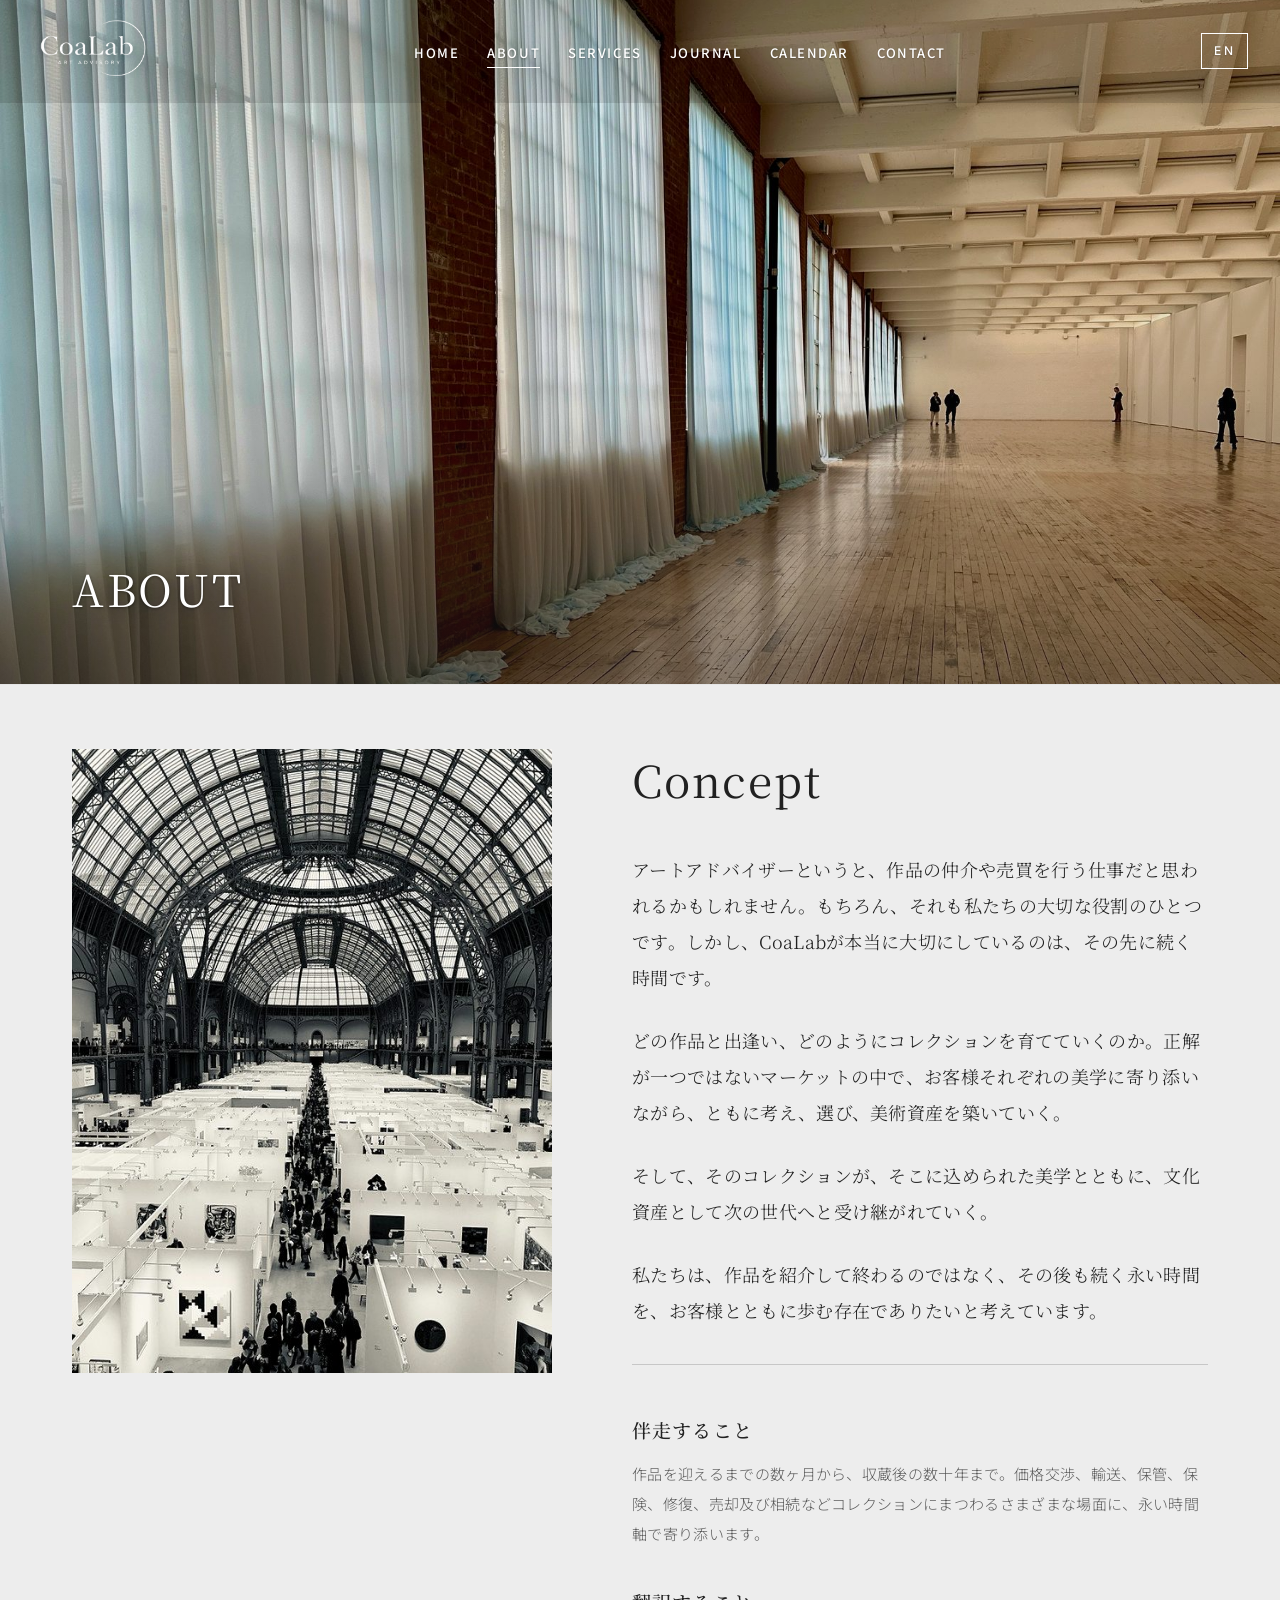
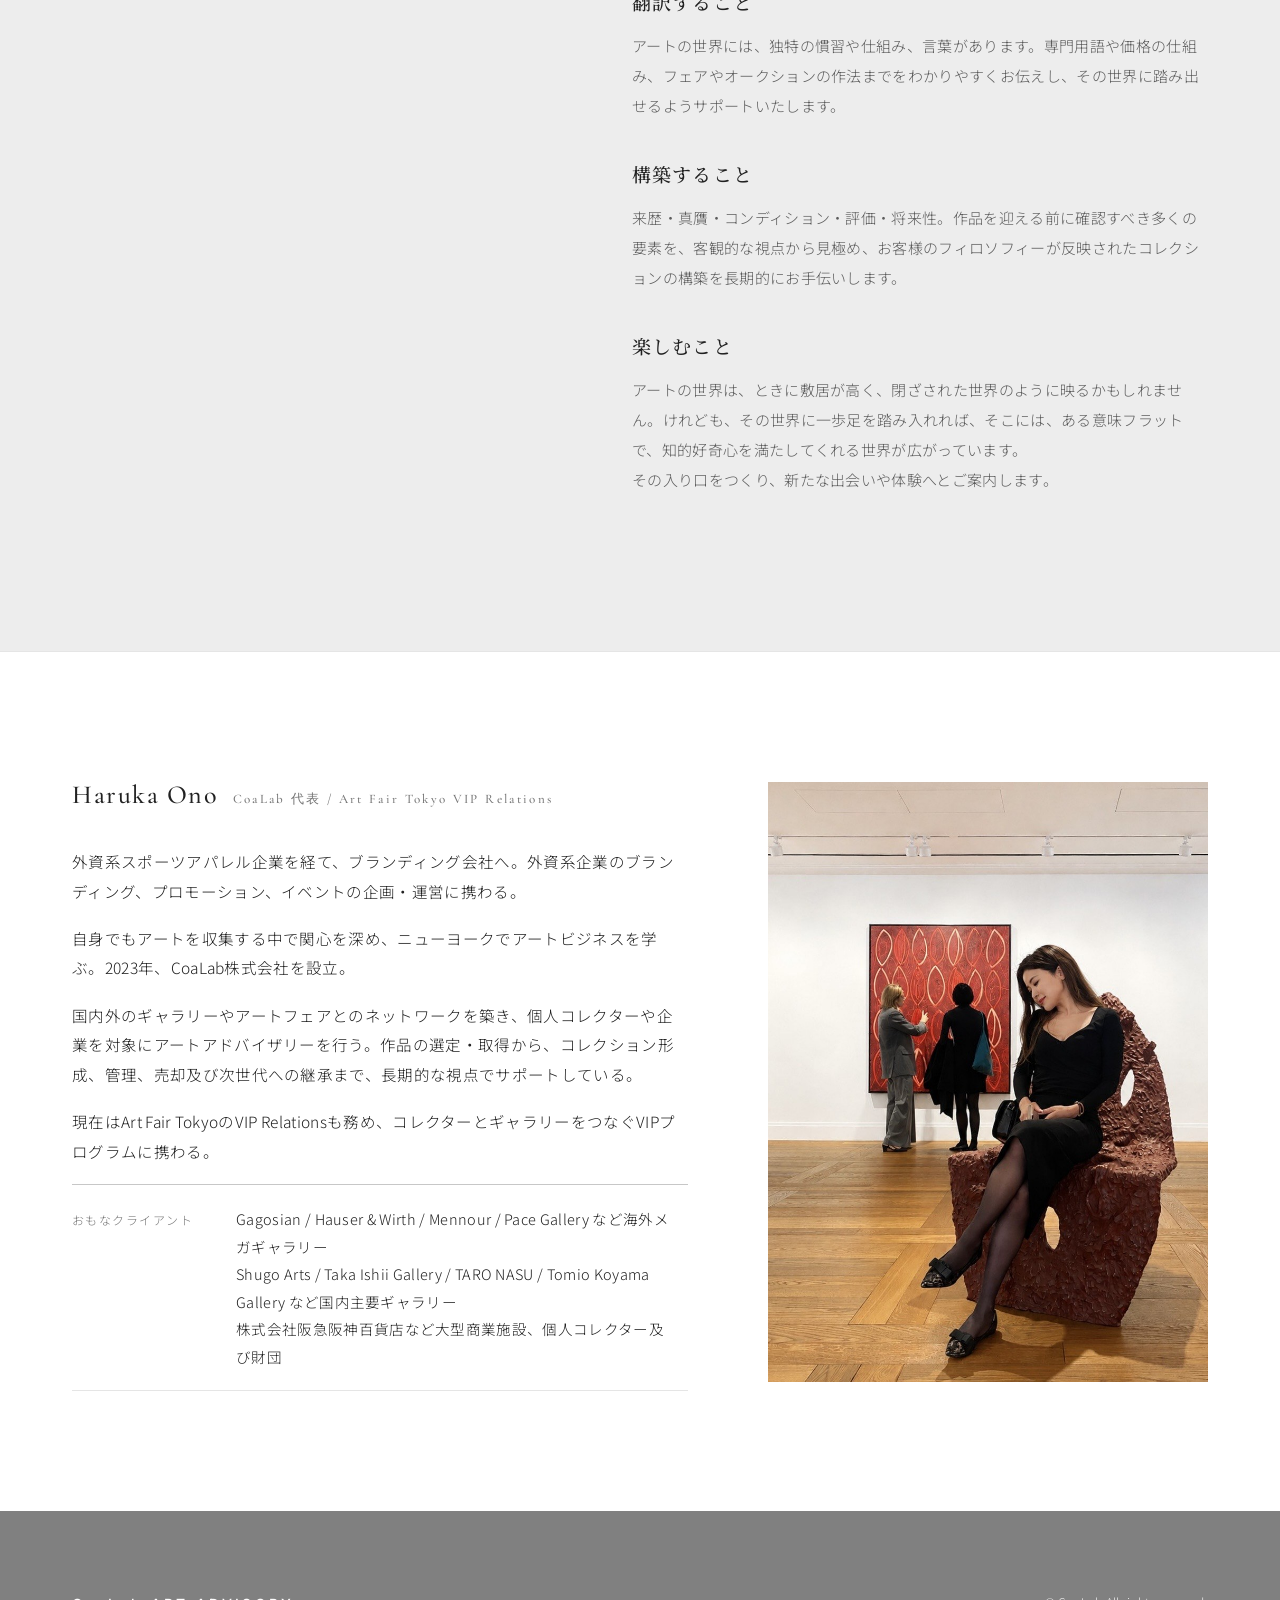
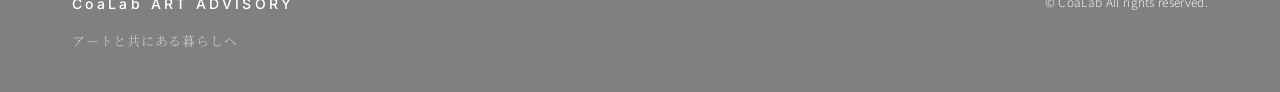
<file: about.html>
<!DOCTYPE html>
<html lang="ja" data-lang="ja">
<head>
<meta charset="UTF-8">
<meta name="viewport" content="width=device-width, initial-scale=1.0">
<title>About — CoaLab ART ADVISORY</title>
<meta name="description" content="CoaLab ART ADVISORY について。私たちの考え方、代表プロフィール、会社概要。">
<link rel="canonical" href="https://www.coalabart.com/about.html">
<link rel="preconnect" href="https://fonts.googleapis.com">
<link rel="preconnect" href="https://fonts.gstatic.com" crossorigin>
<link href="https://fonts.googleapis.com/css2?family=Cormorant+Garamond:ital,wght@0,300;0,400;0,500;1,300&family=Inter:wght@300;400;500&family=Noto+Sans+JP:wght@300;400;500&family=Noto+Serif+JP:wght@300;400;500&display=swap" rel="stylesheet">
<link rel="stylesheet" href="styles.css?v=20261104a">
</head>
<body class="page-sub">

<!-- ===== Header ===== -->
<header class="site-header" id="siteHeader">
  <div class="header-inner">
    <a href="index.html" class="logo">
      <img class="logo-img logo-img-dark" src="images/logo-dark.png" alt="CoaLab ART ADVISORY" width="1529" height="747"><img class="logo-img logo-img-white" src="images/logo-white.png" alt="" aria-hidden="true" width="1529" height="747">
    </a>

    <nav class="nav" id="primaryNav">
      <ul>
        <li><a href="index.html">Home</a></li>
        <li><a href="about.html" class="is-active">About</a></li>
        <li><a href="services.html">Services</a></li>
        <li><a href="journal.html">Journal</a></li>
        <li><a href="calendar.html">Calendar</a></li>
        <li><a href="contact.html">Contact</a></li>
      </ul>
    </nav>

    <div class="header-tools">
      <button class="lang-toggle" id="langToggle" aria-label="Language toggle">
        <span class="lang-ja">EN</span><span class="lang-en">JA</span>
      </button>
      <button class="menu-toggle" id="menuToggle" aria-label="Menu" aria-expanded="false">
        <span></span><span></span><span></span>
      </button>
    </div>
  </div>
</header>

<!-- ===== Page Hero ===== -->
<section class="page-hero" style="--hero-ar:1.332; background-image:url('images/hero-about.jpg')">
  <div class="page-hero-overlay"></div>
  <div class="page-hero-inner container">
    <h1 class="page-hero-title">
      <span class="lang-ja">ABOUT</span>
      <span class="lang-en">ABOUT</span>
    </h1>
  </div>
</section>

<!-- ===== Concept: What is an Art Advisor ===== -->
<section class="section concept" id="concept">
  <div class="container">
    <div class="concept-grid">
      <div class="concept-image">
        <img src="images/about-concept.jpg" alt="">
      </div>
      <div class="concept-text">
        <h2 class="section-title">
          <span class="lang-ja">Concept</span>
          <span class="lang-en">Concept</span>
        </h2>

        <div class="lead">
          <p>
            <span class="lang-ja">アートアドバイザーというと、作品の仲介や売買を行う仕事だと思われるかもしれません。もちろん、それも私たちの大切な役割のひとつです。しかし、CoaLabが本当に大切にしているのは、その先に続く時間です。</span>
            <span class="lang-en">An art advisor is often imagined as someone who simply buys, sells, or brokers artworks. That is indeed one of our important roles. But what CoaLab truly values is the time that follows.</span>
          </p>
          <p>
            <span class="lang-ja">どの作品と出逢い、どのようにコレクションを育てていくのか。正解が一つではないマーケットの中で、お客様それぞれの美学に寄り添いながら、ともに考え、選び、美術資産を築いていく。</span>
            <span class="lang-en">Which works will you discover, and how will you curate a collection from there? In a market with more than one right answer, we think, choose, and build art assets together with you and always with your own aesthetics in mind.</span>
          </p>
          <p>
            <span class="lang-ja">そして、そのコレクションが、そこに込められた美学とともに、文化資産として次の世代へと受け継がれていく。</span>
            <span class="lang-en">And in time, your collection and the aesthetics it embodies will be passed on to the next generation as a cultural asset.</span>
          </p>
          <p>
            <span class="lang-ja">私たちは、作品を紹介して終わるのではなく、その後も続く永い時間を、お客様とともに歩む存在でありたいと考えています。</span>
            <span class="lang-en">Our role does not end with introducing you to works. We hope to remain by your side throughout the many years that follow.</span>
          </p>
        </div>

        <ul class="concept-list">
          <li>
            <h3>
              <span class="lang-ja">伴走すること</span>
              <span class="lang-en">Companionship</span>
            </h3>
            <p>
              <span class="lang-ja">作品を迎えるまでの数ヶ月から、収蔵後の数十年まで。価格交渉、輸送、保管、保険、修復、売却及び相続などコレクションにまつわるさまざまな場面に、永い時間軸で寄り添います。</span>
              <span class="lang-en">From the months before a work arrives to the decades after it enters a collection, we remain dedicated to the price negotiation, shipping, storage, insurance, conservation, sale, and inheritance of a collection throughout every moment of its life.</span>
            </p>
          </li>
          <li>
            <h3>
              <span class="lang-ja">翻訳すること</span>
              <span class="lang-en">Translation</span>
            </h3>
            <p>
              <span class="lang-ja">アートの世界には、独特の慣習や仕組み、言葉があります。専門用語や価格の仕組み、フェアやオークションの作法までをわかりやすくお伝えし、その世界に踏み出せるようサポートいたします。</span>
              <span class="lang-en">The art world has its own customs, systems, and terms. We explain jargon, pricing structures, and the etiquette of fairs and auctions in plain terms, so that you can step into that world with confidence.</span>
            </p>
          </li>
          <li>
            <h3>
              <span class="lang-ja">構築すること</span>
              <span class="lang-en">Building</span>
            </h3>
            <p>
              <span class="lang-ja">来歴・真贋・コンディション・評価・将来性。作品を迎える前に確認すべき多くの要素を、客観的な視点から見極め、お客様のフィロソフィーが反映されたコレクションの構築を長期的にお手伝いします。</span>
              <span class="lang-en">Provenance, authenticity, condition, valuation, and future potential are the many elements that deserve consideration before a work is welcomed into a collection. We assess these with an objective eye to help you build a collection that grows over time to reflect your own philosophy.</span>
            </p>
          </li>
          <li>
            <h3>
              <span class="lang-ja">楽しむこと</span>
              <span class="lang-en">Enjoyment</span>
            </h3>
            <p>
              <span class="lang-ja">アートの世界は、ときに敷居が高く、閉ざされた世界のように映るかもしれません。けれども、その世界に一歩足を踏み入れれば、そこには、ある意味フラットで、知的好奇心を満たしてくれる世界が広がっています。<br>その入り口をつくり、新たな出会いや体験へとご案内します。</span>
              <span class="lang-en">The art world can appear exclusive, even impossible to enter. Yet take one step inside, and you'll find a world that is remarkably open in its own way and rewards intellectual curiosity. We build a doorway to it for you and guide you toward new encounters and experiences.</span>
            </p>
          </li>
        </ul>
      </div>
    </div>
  </div>
</section>

<!-- ===== Profile ===== -->
<section class="section profile" id="profile">
  <div class="container">
    <div class="profile-grid">
      <div class="profile-text">

        <h3 class="profile-name">
          <span class="lang-ja">Haruka Ono<small><span class="pw">CoaLab 代表</span> / <span class="pw">Art Fair Tokyo VIP Relations</span></small></span>
          <span class="lang-en">Haruka Ono<small><span class="pw">Founder, CoaLab</span> / <span class="pw">VIP Relations, Art Fair Tokyo</span></small></span>
        </h3>

        <p>
          <span class="lang-ja">外資系スポーツアパレル企業を経て、ブランディング会社へ。外資系企業のブランディング、プロモーション、イベントの企画・運営に携わる。</span>
          <span class="lang-en">After working at a global sportswear company, she transitioned to the branding field, working on branding, promotion, and event planning and production for international clients.</span>
        </p>
        <p>
          <span class="lang-ja">自身でもアートを収集する中で関心を深め、ニューヨークでアートビジネスを学ぶ。2023年、CoaLab株式会社を設立。</span>
          <span class="lang-en">Collecting art herself deepened her interest, leading her to study art business in New York. In 2023, she founded CoaLab.</span>
        </p>
        <p>
          <span class="lang-ja">国内外のギャラリーやアートフェアとのネットワークを築き、個人コレクターや企業を対象にアートアドバイザリーを行う。作品の選定・取得から、コレクション形成、管理、売却及び次世代への継承まで、長期的な視点でサポートしている。</span>
          <span class="lang-en">Building a network of galleries and art fairs in Japan and abroad, she advises private collectors and corporations on the selection and acquisition of works, collection building, management, sale, and succession to the next generation, always with a long-term view.</span>
        </p>
        <p>
          <span class="lang-ja">現在はArt Fair TokyoのVIP Relationsも務め、コレクターとギャラリーをつなぐVIPプログラムに携わる。</span>
          <span class="lang-en">She also serves in VIP Relations for Art Fair Tokyo, working on their VIP program that connects collectors and galleries.</span>
        </p>

        <dl class="profile-meta">
          <div>
            <dt><span class="lang-ja">おもなクライアント</span><span class="lang-en">Clients</span></dt>
            <dd><span class="lang-ja">Gagosian / Hauser & Wirth / Mennour / Pace Gallery など海外メガギャラリー<br>Shugo Arts / Taka Ishii Gallery / TARO NASU / Tomio Koyama Gallery など国内主要ギャラリー<br>株式会社阪急阪神百貨店など大型商業施設、個人コレクター及び財団</span><span class="lang-en">Gagosian, Hauser & Wirth, Mennour, Pace Gallery and other leading international galleries<br>Shugo Arts, Taka Ishii Gallery, TARO NASU, Tomio Koyama Gallery and other major Japanese galleries<br>Large commercial facilities such as Hankyu Hanshin Department Stores, private collectors and foundations</span></dd>
          </div>
        </dl>

      </div>

      <div class="profile-image">
        <img src="images/about-profile.jpg?v=20260827g" alt="">
      </div>
    </div>
  </div>
</section>

<!-- ===== Footer ===== -->
<footer class="site-footer">
  <div class="container">
    <div class="footer-inner">
      <div class="footer-brand">
        <p class="footer-logo">CoaLab ART ADVISORY</p>
        <p class="footer-tagline">
          <span class="lang-ja">アートと共にある暮らしへ</span>
          <span class="lang-en">A life, lived alongside art.</span>
        </p>
      </div>
      <div class="footer-meta">
        <p>© CoaLab All rights reserved.</p>
      </div>
    </div>
  </div>
</footer>

<script src="script.js?v=20260827g"></script>
</body>
</html>
</file>
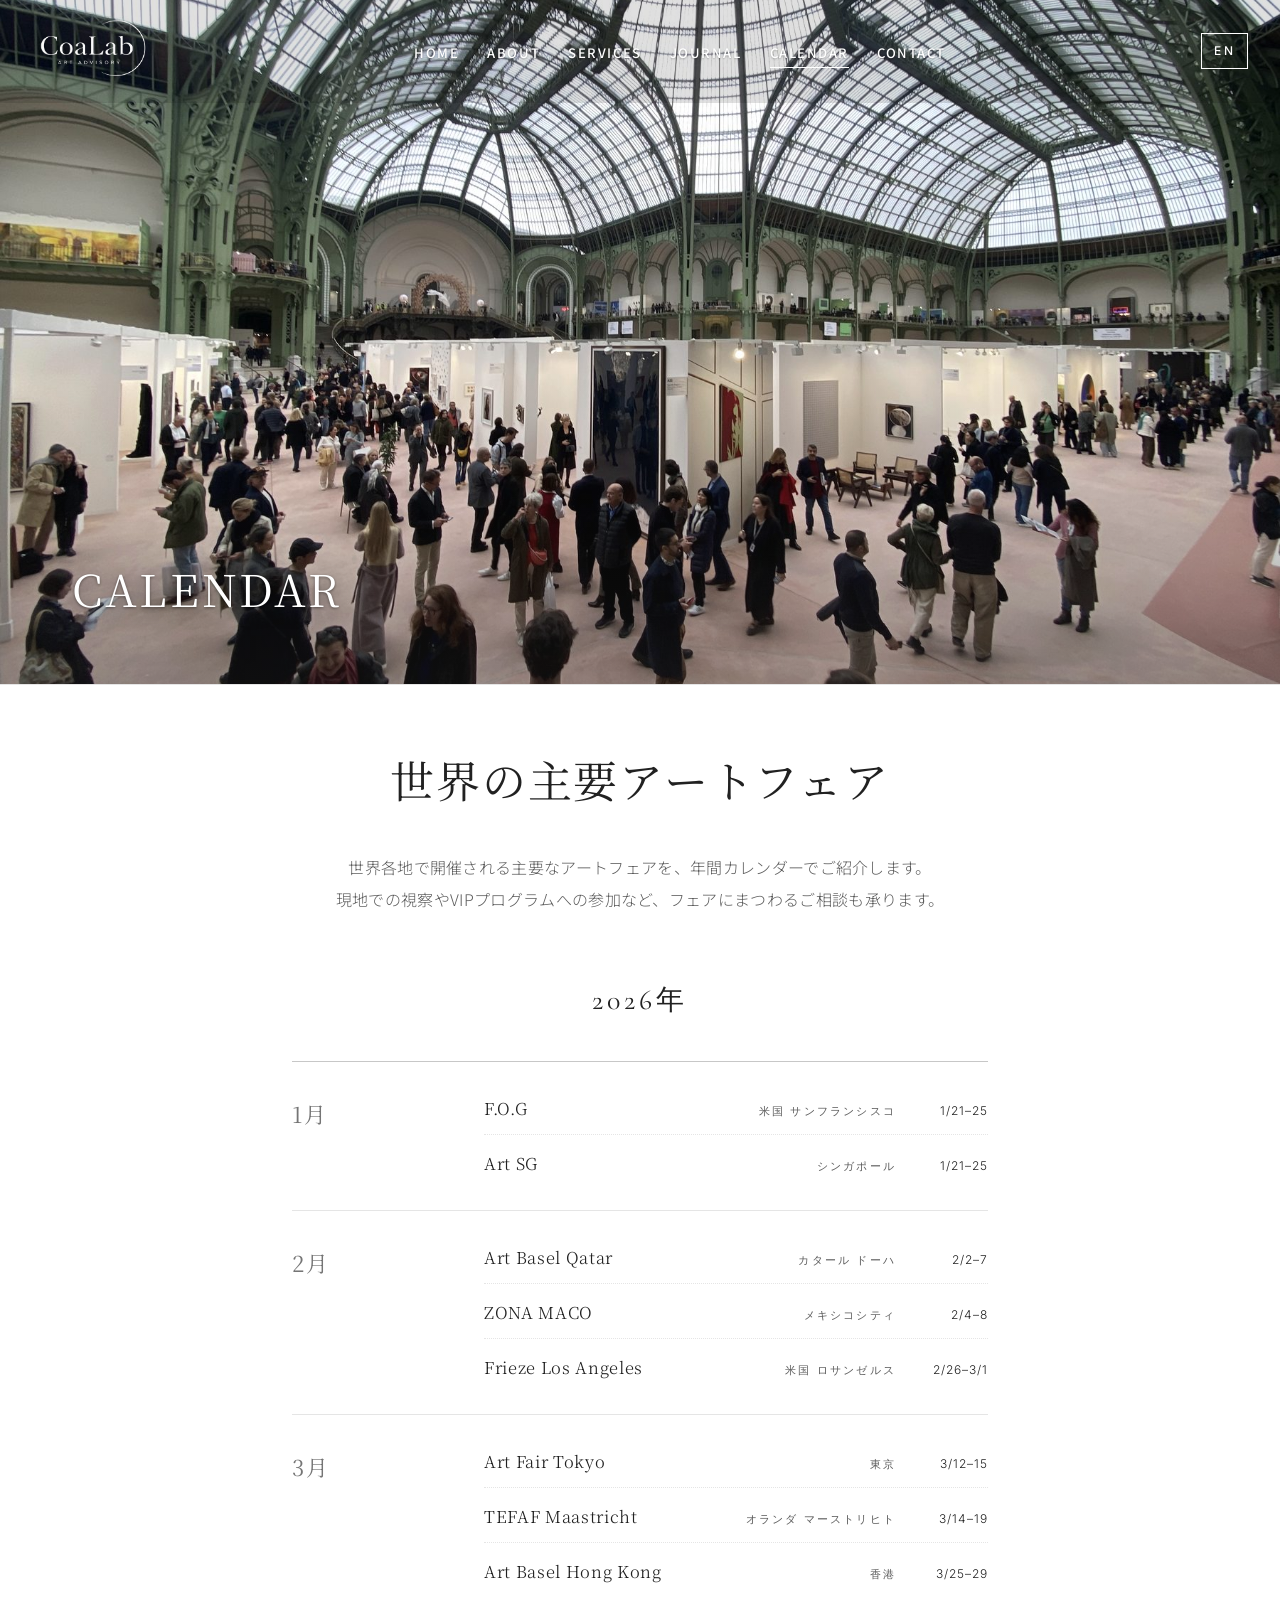
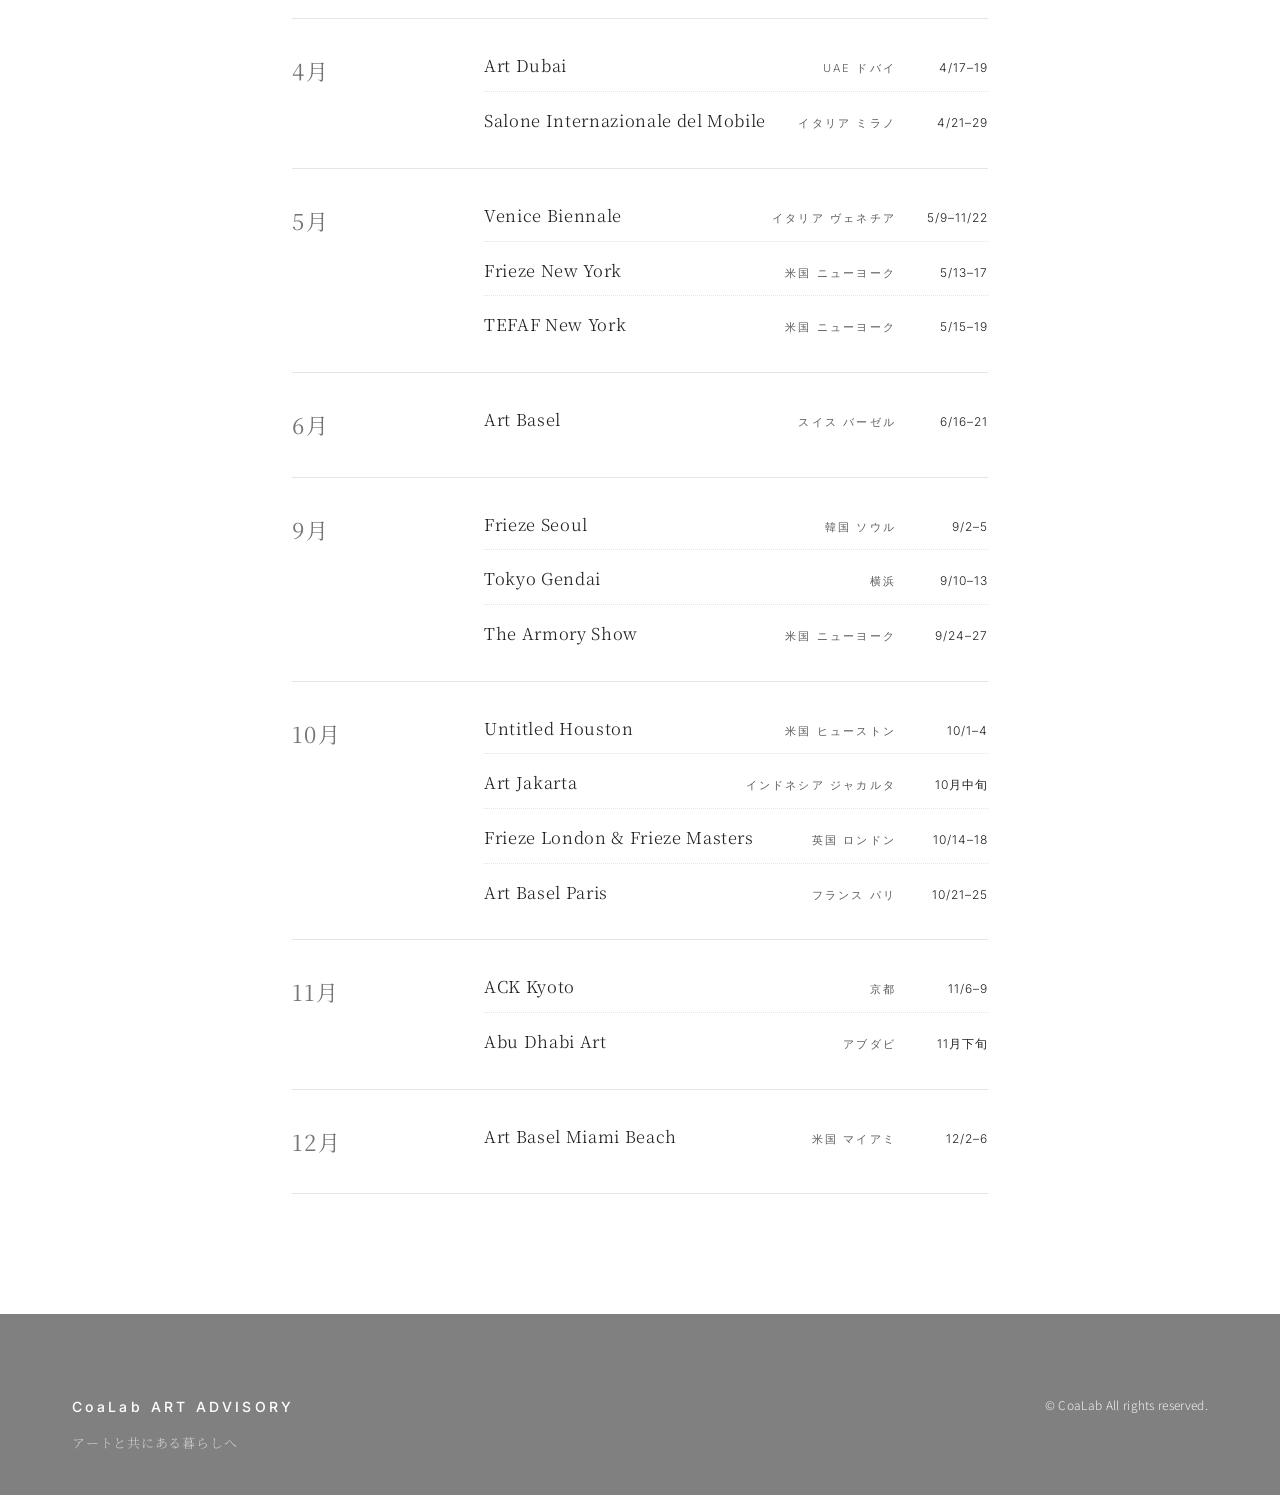
<file: calendar.html>
<!DOCTYPE html>
<html lang="ja" data-lang="ja">
<head>
<meta charset="UTF-8">
<meta name="viewport" content="width=device-width, initial-scale=1.0">
<title>Calendar — CoaLab ART ADVISORY</title>
<meta name="description" content="世界の主要アートフェアの年間カレンダー。CoaLab ART ADVISORY。">
<link rel="canonical" href="https://www.coalabart.com/calendar.html">
<link rel="preconnect" href="https://fonts.googleapis.com">
<link rel="preconnect" href="https://fonts.gstatic.com" crossorigin>
<link href="https://fonts.googleapis.com/css2?family=Cormorant+Garamond:ital,wght@0,300;0,400;0,500;1,300&family=Inter:wght@300;400;500&family=Noto+Sans+JP:wght@300;400;500&family=Noto+Serif+JP:wght@300;400;500&display=swap" rel="stylesheet">
<link rel="stylesheet" href="styles.css?v=20261104a">
</head>
<body class="page-sub">

<!-- ===== Header ===== -->
<header class="site-header" id="siteHeader">
  <div class="header-inner">
    <a href="index.html" class="logo">
      <img class="logo-img logo-img-dark" src="images/logo-dark.png" alt="CoaLab ART ADVISORY" width="1529" height="747"><img class="logo-img logo-img-white" src="images/logo-white.png" alt="" aria-hidden="true" width="1529" height="747">
    </a>

    <nav class="nav" id="primaryNav">
      <ul>
        <li><a href="index.html">Home</a></li>
        <li><a href="about.html">About</a></li>
        <li><a href="services.html">Services</a></li>
        <li><a href="journal.html">Journal</a></li>
        <li><a href="calendar.html" class="is-active">Calendar</a></li>
        <li><a href="contact.html">Contact</a></li>
      </ul>
    </nav>

    <div class="header-tools">
      <button class="lang-toggle" id="langToggle" aria-label="Language toggle">
        <span class="lang-ja">EN</span><span class="lang-en">JA</span>
      </button>
      <button class="menu-toggle" id="menuToggle" aria-label="Menu" aria-expanded="false">
        <span></span><span></span><span></span>
      </button>
    </div>
  </div>
</header>

<!-- ===== Page Hero ===== -->
<section class="page-hero" style="--hero-ar:1.333; background-image:url('images/hero-calendar.jpg')">
  <div class="page-hero-overlay"></div>
  <div class="page-hero-inner container">
    <h1 class="page-hero-title">
      <span class="lang-ja">CALENDAR</span>
      <span class="lang-en">CALENDAR</span>
    </h1>
  </div>
</section>

<!-- ===== Calendar ===== -->
<section class="section calendar" id="calendar">
  <div class="container narrow">
    <div class="section-heading center">
      <h2 class="section-title">
        <span class="lang-ja">世界の主要アートフェア</span>
        <span class="lang-en">Major Art Fairs of the World</span>
      </h2>
      <p class="section-lead">
        <span class="lang-ja">世界各地で開催される主要なアートフェアを、年間カレンダーでご紹介します。<br class="br-keep">現地での視察やVIPプログラムへの参加など、フェアにまつわるご相談も承ります。</span>
        <span class="lang-en">An annual calendar of the world's major art fairs<br class="br-keep">We also welcome inquiries about fairs, such as on-site visits and participation in VIP programs.</span>
      </p>
    </div>

    <!-- 下記はGoogleスプレッドシート連携のフォールバック。シートの読み込みに成功すると丸ごと差し替わります -->
    <div id="calendarData">
    <h3 class="calendar-year"><span class="lang-ja">2026年</span><span class="lang-en">2026</span></h3>

    <div class="calendar-list">
      <div class="calendar-month">
        <h3 class="calendar-month-label"><span class="lang-ja">1月</span><span class="lang-en">January</span></h3>
        <ul>
          <li><span class="fair-name">F.O.G</span><span class="fair-meta"><span class="fair-city"><span class="lang-ja">米国 サンフランシスコ</span><span class="lang-en">San Francisco, USA</span></span><span class="fair-date">1/21–25</span></span></li>
          <li><span class="fair-name">Art SG</span><span class="fair-meta"><span class="fair-city"><span class="lang-ja">シンガポール</span><span class="lang-en">Singapore</span></span><span class="fair-date">1/21–25</span></span></li>
        </ul>
      </div>

      <div class="calendar-month">
        <h3 class="calendar-month-label"><span class="lang-ja">2月</span><span class="lang-en">February</span></h3>
        <ul>
          <li><span class="fair-name">Art Basel Qatar</span><span class="fair-meta"><span class="fair-city"><span class="lang-ja">カタール ドーハ</span><span class="lang-en">Doha, Qatar</span></span><span class="fair-date">2/2–7</span></span></li>
          <li><span class="fair-name">ZONA MACO</span><span class="fair-meta"><span class="fair-city"><span class="lang-ja">メキシコシティ</span><span class="lang-en">Mexico City</span></span><span class="fair-date">2/4–8</span></span></li>
          <li><span class="fair-name">Frieze Los Angeles</span><span class="fair-meta"><span class="fair-city"><span class="lang-ja">米国 ロサンゼルス</span><span class="lang-en">Los Angeles, USA</span></span><span class="fair-date">2/26–3/1</span></span></li>
        </ul>
      </div>

      <div class="calendar-month">
        <h3 class="calendar-month-label"><span class="lang-ja">3月</span><span class="lang-en">March</span></h3>
        <ul>
          <li><span class="fair-name">Art Fair Tokyo</span><span class="fair-meta"><span class="fair-city"><span class="lang-ja">東京</span><span class="lang-en">Tokyo</span></span><span class="fair-date">3/12–15</span></span></li>
          <li><span class="fair-name">TEFAF Maastricht</span><span class="fair-meta"><span class="fair-city"><span class="lang-ja">オランダ マーストリヒト</span><span class="lang-en">Maastricht, Netherlands</span></span><span class="fair-date">3/14–19</span></span></li>
          <li><span class="fair-name">Art Basel Hong Kong</span><span class="fair-meta"><span class="fair-city"><span class="lang-ja">香港</span><span class="lang-en">Hong Kong</span></span><span class="fair-date">3/25–29</span></span></li>
        </ul>
      </div>

      <div class="calendar-month">
        <h3 class="calendar-month-label"><span class="lang-ja">4月</span><span class="lang-en">April</span></h3>
        <ul>
          <li><span class="fair-name">Art Dubai</span><span class="fair-meta"><span class="fair-city"><span class="lang-ja">UAE ドバイ</span><span class="lang-en">Dubai, UAE</span></span><span class="fair-date">4/17–19</span></span></li>
          <li><span class="fair-name">Salone Internazionale del Mobile</span><span class="fair-meta"><span class="fair-city"><span class="lang-ja">イタリア ミラノ</span><span class="lang-en">Milan, Italy</span></span><span class="fair-date">4/21–29</span></span></li>
        </ul>
      </div>

      <div class="calendar-month">
        <h3 class="calendar-month-label"><span class="lang-ja">5月</span><span class="lang-en">May</span></h3>
        <ul>
          <li><span class="fair-name">Venice Biennale</span><span class="fair-meta"><span class="fair-city"><span class="lang-ja">イタリア ヴェネチア</span><span class="lang-en">Venice, Italy</span></span><span class="fair-date">5/9–11/22</span></span></li>
          <li><span class="fair-name">Frieze New York</span><span class="fair-meta"><span class="fair-city"><span class="lang-ja">米国 ニューヨーク</span><span class="lang-en">New York, USA</span></span><span class="fair-date">5/13–17</span></span></li>
          <li><span class="fair-name">TEFAF New York</span><span class="fair-meta"><span class="fair-city"><span class="lang-ja">米国 ニューヨーク</span><span class="lang-en">New York, USA</span></span><span class="fair-date">5/15–19</span></span></li>
        </ul>
      </div>

      <div class="calendar-month">
        <h3 class="calendar-month-label"><span class="lang-ja">6月</span><span class="lang-en">June</span></h3>
        <ul>
          <li><span class="fair-name">Art Basel</span><span class="fair-meta"><span class="fair-city"><span class="lang-ja">スイス バーゼル</span><span class="lang-en">Basel, Switzerland</span></span><span class="fair-date">6/16–21</span></span></li>
        </ul>
      </div>

      <div class="calendar-month">
        <h3 class="calendar-month-label"><span class="lang-ja">9月</span><span class="lang-en">September</span></h3>
        <ul>
          <li><span class="fair-name">Frieze Seoul</span><span class="fair-meta"><span class="fair-city"><span class="lang-ja">韓国 ソウル</span><span class="lang-en">Seoul, Korea</span></span><span class="fair-date">9/2–5</span></span></li>
          <li><span class="fair-name">Tokyo Gendai</span><span class="fair-meta"><span class="fair-city"><span class="lang-ja">横浜</span><span class="lang-en">Yokohama</span></span><span class="fair-date">9/10–13</span></span></li>
          <li><span class="fair-name">The Armory Show</span><span class="fair-meta"><span class="fair-city"><span class="lang-ja">米国 ニューヨーク</span><span class="lang-en">New York, USA</span></span><span class="fair-date">9/24–27</span></span></li>
        </ul>
      </div>

      <div class="calendar-month">
        <h3 class="calendar-month-label"><span class="lang-ja">10月</span><span class="lang-en">October</span></h3>
        <ul>
          <li><span class="fair-name">Untitled Houston</span><span class="fair-meta"><span class="fair-city"><span class="lang-ja">米国 ヒューストン</span><span class="lang-en">Houston, USA</span></span><span class="fair-date">10/1–4</span></span></li>
          <li><span class="fair-name">Art Jakarta</span><span class="fair-meta"><span class="fair-city"><span class="lang-ja">インドネシア ジャカルタ</span><span class="lang-en">Jakarta, Indonesia</span></span><span class="fair-date"><span class="lang-ja">10月中旬</span><span class="lang-en">Mid-Oct.</span></span></span></li>
          <li><span class="fair-name">Frieze London &amp; Frieze Masters</span><span class="fair-meta"><span class="fair-city"><span class="lang-ja">英国 ロンドン</span><span class="lang-en">London, UK</span></span><span class="fair-date">10/14–18</span></span></li>
          <li><span class="fair-name">Art Basel Paris</span><span class="fair-meta"><span class="fair-city"><span class="lang-ja">フランス パリ</span><span class="lang-en">Paris, France</span></span><span class="fair-date">10/21–25</span></span></li>
        </ul>
      </div>

      <div class="calendar-month">
        <h3 class="calendar-month-label"><span class="lang-ja">11月</span><span class="lang-en">November</span></h3>
        <ul>
          <li><span class="fair-name">ACK Kyoto</span><span class="fair-meta"><span class="fair-city"><span class="lang-ja">京都</span><span class="lang-en">Kyoto</span></span><span class="fair-date">11/6–9</span></span></li>
          <li><span class="fair-name">Abu Dhabi Art</span><span class="fair-meta"><span class="fair-city"><span class="lang-ja">アブダビ</span><span class="lang-en">Abu Dhabi</span></span><span class="fair-date"><span class="lang-ja">11月下旬</span><span class="lang-en">Late Nov.</span></span></span></li>
        </ul>
      </div>

      <div class="calendar-month">
        <h3 class="calendar-month-label"><span class="lang-ja">12月</span><span class="lang-en">December</span></h3>
        <ul>
          <li><span class="fair-name">Art Basel Miami Beach</span><span class="fair-meta"><span class="fair-city"><span class="lang-ja">米国 マイアミ</span><span class="lang-en">Miami, USA</span></span><span class="fair-date">12/2–6</span></span></li>
        </ul>
      </div>
    </div>
    </div><!-- /#calendarData -->
  </div>
</section>

<!-- Googleスプレッドシート連携: シート編集がそのままサイトに反映される（失敗時は上記の静的リストを表示） -->
<script>
(function () {
  var SHEET_ID = '1jkQ2qT4b66PGtj1sQqmMGNZ7J5slEuAKADwXZXuLDCM';
  var GID = '1179452228';
  var MONTHS_EN = ['January','February','March','April','May','June','July','August','September','October','November','December'];
  var MONTHS_ABBR = ['Jan.','Feb.','Mar.','Apr.','May','Jun.','Jul.','Aug.','Sep.','Oct.','Nov.','Dec.'];

  function esc(s) {
    return s.replace(/[&<>"']/g, function (c) {
      return { '&': '&amp;', '<': '&lt;', '>': '&gt;', '"': '&quot;', "'": '&#39;' }[c];
    });
  }

  // 「10月中旬」→「Mid-Oct.」のような和文日程の英訳（数字日程はそのまま）
  function dateEn(d) {
    var m = d.match(/^(\d{1,2})月(上旬|中旬|下旬)$/);
    if (!m) return d;
    var abbr = MONTHS_ABBR[parseInt(m[1], 10) - 1];
    return { '上旬': 'Early ' + abbr, '中旬': 'Mid-' + abbr, '下旬': 'Late ' + abbr }[m[2]];
  }

  function render(fairs) {
    var byYear = {};
    fairs.forEach(function (f) {
      (byYear[f.year] = byYear[f.year] || {});
      (byYear[f.year][f.month] = byYear[f.year][f.month] || []).push(f);
    });
    var html = '';
    Object.keys(byYear).sort(function (a, b) { return a - b; }).forEach(function (year) {
      html += '<h3 class="calendar-year"><span class="lang-ja">' + year + '年</span><span class="lang-en">' + year + '</span></h3>';
      html += '<div class="calendar-list">';
      Object.keys(byYear[year]).sort(function (a, b) { return a - b; }).forEach(function (month) {
        html += '<div class="calendar-month"><h3 class="calendar-month-label"><span class="lang-ja">' + month + '月</span><span class="lang-en">' + MONTHS_EN[month - 1] + '</span></h3><ul>';
        byYear[year][month].forEach(function (f) {
          var name = /^https?:\/\//.test(f.url)
            ? '<a href="' + esc(f.url) + '" target="_blank" rel="noopener">' + esc(f.name) + '</a>'
            : esc(f.name);
          var li = '<li><span class="fair-name">' + name + '</span><span class="fair-meta">';
          if (f.cityJa || f.cityEn) {
            li += '<span class="fair-city"><span class="lang-ja">' + esc(f.cityJa) + '</span><span class="lang-en">' + esc(f.cityEn) + '</span></span>';
          }
          if (f.date) {
            var en = dateEn(f.date);
            var disp = esc(f.date.replace(/-/g, '–'));
            li += en !== f.date
              ? '<span class="fair-date"><span class="lang-ja">' + disp + '</span><span class="lang-en">' + esc(en) + '</span></span>'
              : '<span class="fair-date">' + disp + '</span>';
          }
          li += '</span></li>';
          html += li;
        });
        html += '</ul></div>';
      });
      html += '</div>';
    });
    document.getElementById('calendarData').innerHTML = html;
  }

  fetch('https://docs.google.com/spreadsheets/d/' + SHEET_ID + '/gviz/tq?gid=' + GID + '&tqx=out:json')
    .then(function (r) { if (!r.ok) throw new Error(r.status); return r.text(); })
    .then(function (text) {
      var m = text.match(/setResponse\(([\s\S]*)\)/);
      if (!m) throw new Error('unexpected gviz response');
      var rows = (JSON.parse(m[1]).table.rows || []).map(function (r) {
        return (r.c || []).map(function (c) { return c && c.v != null ? String(c.v).trim() : ''; });
      });
      var fairs = rows.map(function (r) {
        return { year: parseInt(r[0], 10), month: parseInt(r[1], 10), name: r[2] || '', cityJa: r[3] || '', cityEn: r[4] || '', date: r[5] || '', url: r[6] || '' };
      }).filter(function (f) { return f.year > 0 && f.month >= 1 && f.month <= 12 && f.name; });
      if (fairs.length) render(fairs);
    })
    .catch(function () { /* シートが読めないときは静的フォールバックをそのまま表示 */ });
})();
</script>

<!-- ===== Footer ===== -->
<footer class="site-footer">
  <div class="container">
    <div class="footer-inner">
      <div class="footer-brand">
        <p class="footer-logo">CoaLab ART ADVISORY</p>
        <p class="footer-tagline">
          <span class="lang-ja">アートと共にある暮らしへ</span>
          <span class="lang-en">A life, lived alongside art.</span>
        </p>
      </div>
      <div class="footer-meta">
        <p>© CoaLab All rights reserved.</p>
      </div>
    </div>
  </div>
</footer>

<script src="script.js?v=20260827g"></script>
</body>
</html>
</file>
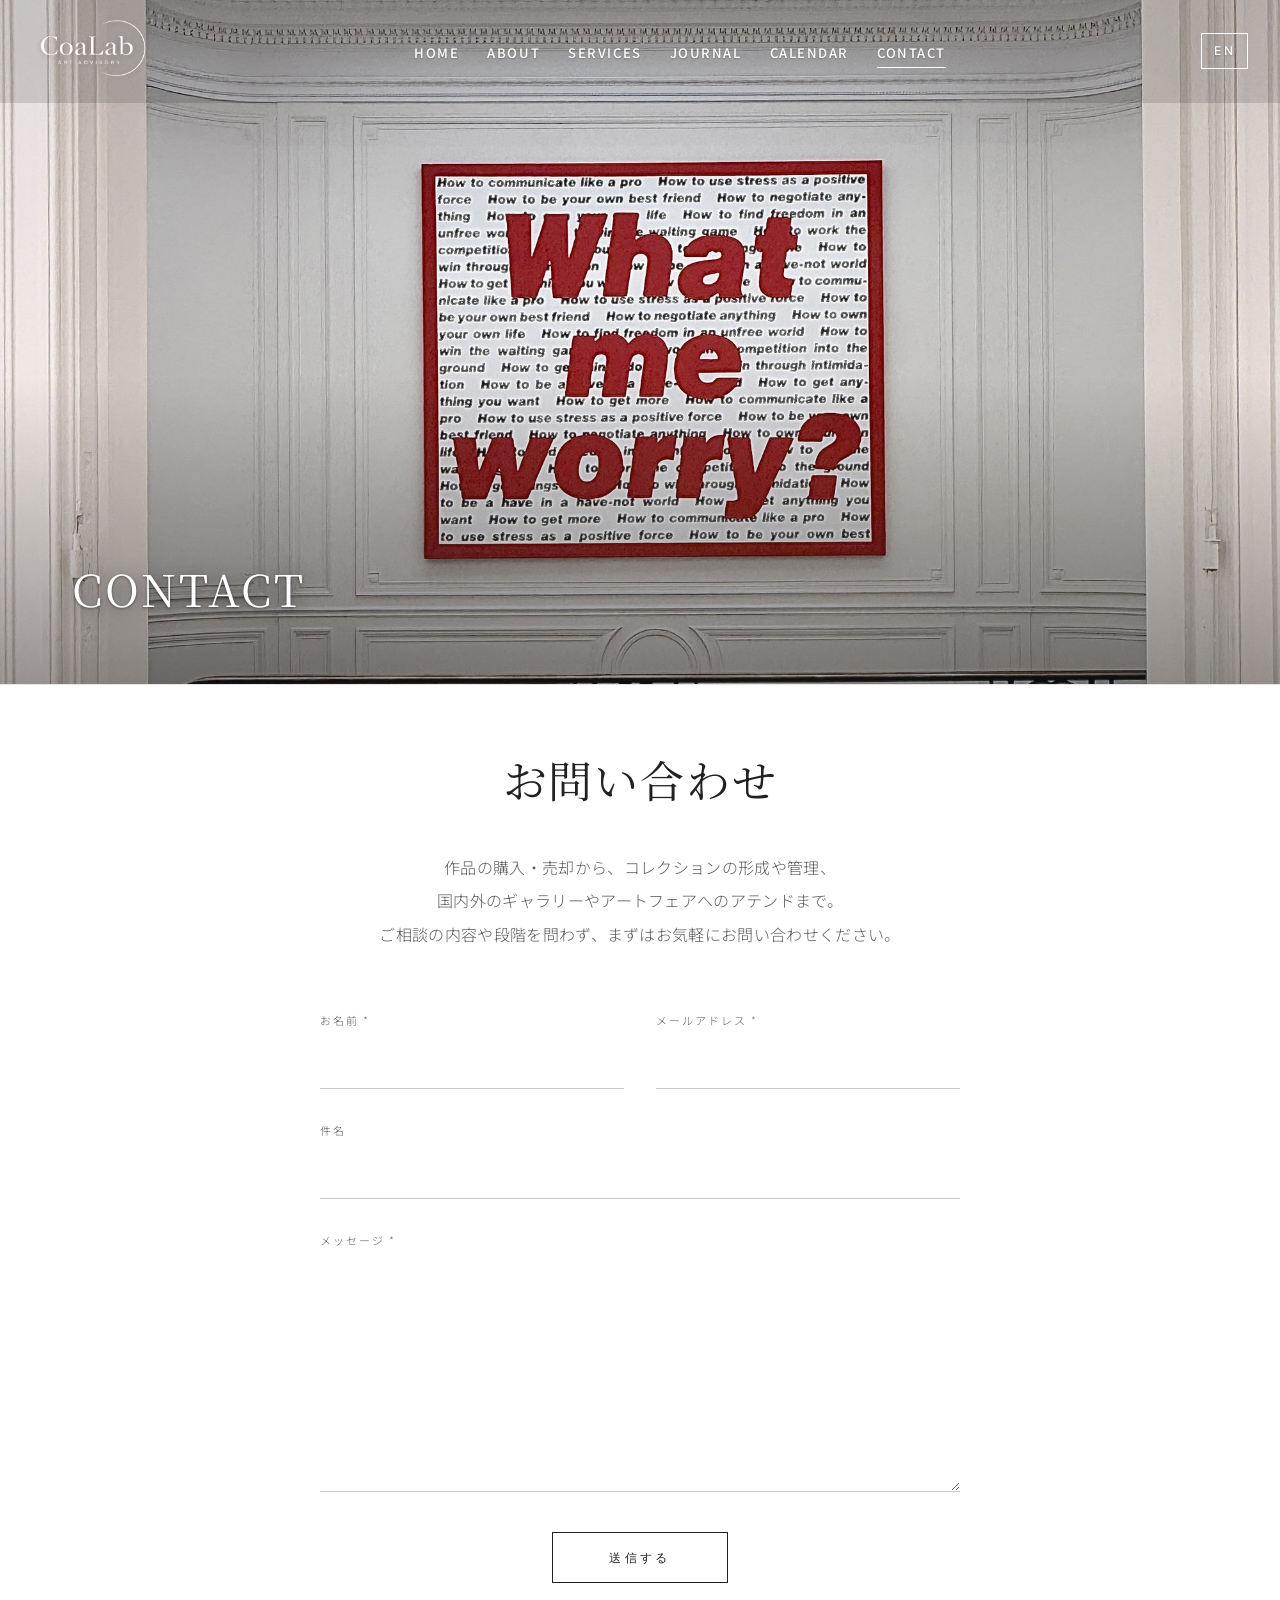
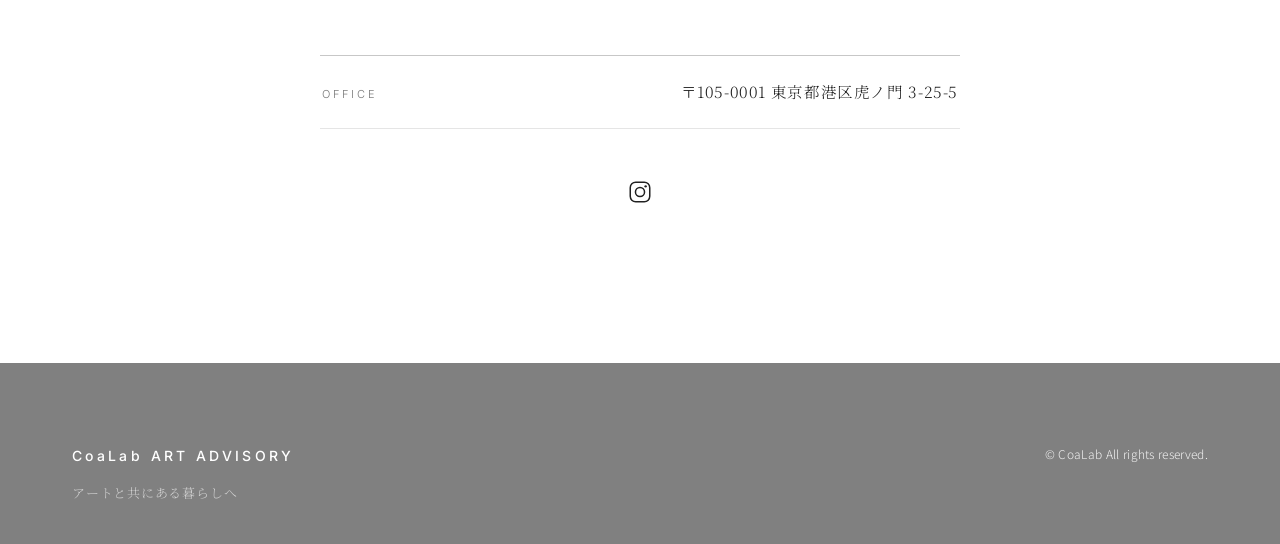
<file: contact.html>
<!DOCTYPE html>
<html lang="ja" data-lang="ja">
<head>
<meta charset="UTF-8">
<meta name="viewport" content="width=device-width, initial-scale=1.0">
<title>Contact — CoaLab ART ADVISORY</title>
<meta name="description" content="CoaLab ART ADVISORY へのお問い合わせ。作品のご相談、コレクションの整理、ギャラリー訪問の同行など。">
<link rel="canonical" href="https://www.coalabart.com/contact.html">
<link rel="preconnect" href="https://fonts.googleapis.com">
<link rel="preconnect" href="https://fonts.gstatic.com" crossorigin>
<link href="https://fonts.googleapis.com/css2?family=Cormorant+Garamond:ital,wght@0,300;0,400;0,500;1,300&family=Inter:wght@300;400;500&family=Noto+Sans+JP:wght@300;400;500&family=Noto+Serif+JP:wght@300;400;500&display=swap" rel="stylesheet">
<link rel="stylesheet" href="styles.css?v=20261104a">
</head>
<body class="page-sub">

<!-- ===== Header ===== -->
<header class="site-header" id="siteHeader">
  <div class="header-inner">
    <a href="index.html" class="logo">
      <img class="logo-img logo-img-dark" src="images/logo-dark.png" alt="CoaLab ART ADVISORY" width="1529" height="747"><img class="logo-img logo-img-white" src="images/logo-white.png" alt="" aria-hidden="true" width="1529" height="747">
    </a>

    <nav class="nav" id="primaryNav">
      <ul>
        <li><a href="index.html">Home</a></li>
        <li><a href="about.html">About</a></li>
        <li><a href="services.html">Services</a></li>
        <li><a href="journal.html">Journal</a></li>
        <li><a href="calendar.html">Calendar</a></li>
        <li><a href="contact.html" class="is-active">Contact</a></li>
      </ul>
    </nav>

    <div class="header-tools">
      <button class="lang-toggle" id="langToggle" aria-label="Language toggle">
        <span class="lang-ja">EN</span><span class="lang-en">JA</span>
      </button>
      <button class="menu-toggle" id="menuToggle" aria-label="Menu" aria-expanded="false">
        <span></span><span></span><span></span>
      </button>
    </div>
  </div>
</header>

<!-- ===== Page Hero ===== -->
<section class="page-hero hero-pos-contact" style="--hero-ar:1.333; background-image:url('images/hero-contact.jpg?v=0826t')">
  <div class="page-hero-overlay"></div>
  <div class="page-hero-inner container">
    <h1 class="page-hero-title">
      <span class="lang-ja">CONTACT</span>
      <span class="lang-en">CONTACT</span>
    </h1>
  </div>
</section>

<!-- ===== Contact ===== -->
<section class="section contact" id="contact">
  <div class="container narrow">
    <h2 class="section-title center">
      <span class="lang-ja">お問い合わせ</span>
      <span class="lang-en">Contact</span>
    </h2>
    <p class="contact-lead center">
      <span class="lang-ja">作品の購入・売却から、コレクションの形成や管理、<br class="br-pc">国内外のギャラリーやアートフェアへのアテンドまで。<br>ご相談の内容や段階を問わず、まずはお気軽にお問い合わせください。</span>
      <span class="lang-en">Whether acquiring and selling works, building and managing a collection, or needing accompaniment to galleries and art fairs in Japan and abroad, please feel free to get in touch whatever your subject or stage may be.</span>
    </p>

    <!-- ===== Contact Form =====
      送信は FormSubmit 経由で info@coalabart.com に届きます。
      初回のみ、同アドレス宛に届く確認メールのリンクを開いて有効化が必要です。
      JSが動く環境では下の action を使わず ajax エンドポイントへ送信し、
      ページ内に完了メッセージを出します（script.js 参照）。 -->
    <form class="contact-form" id="contactForm" novalidate
          action="https://formsubmit.co/info@coalabart.com" method="POST">
      <input type="hidden" name="_subject" value="【CoaLab】ウェブサイトからのお問い合わせ">
      <input type="hidden" name="_template" value="table">
      <input type="hidden" name="_captcha" value="false">
      <input type="hidden" name="_next" value="https://www.coalabart.com/contact.html?sent=1">
      <!-- 迷惑送信よけ。人には見えない欄で、埋まっていれば破棄される -->
      <input type="text" name="_honey" tabindex="-1" autocomplete="off" aria-hidden="true" class="form-honey">
      <div class="form-row">
        <div class="form-field">
          <label for="cfName"><span class="lang-ja">お名前</span><span class="lang-en">Name</span><em>*</em></label>
          <input type="text" id="cfName" name="name" required autocomplete="name">
        </div>
        <div class="form-field">
          <label for="cfEmail"><span class="lang-ja">メールアドレス</span><span class="lang-en">Email</span><em>*</em></label>
          <input type="email" id="cfEmail" name="email" required autocomplete="email">
        </div>
      </div>
      <div class="form-field">
        <label for="cfSubject"><span class="lang-ja">件名</span><span class="lang-en">Subject</span></label>
        <input type="text" id="cfSubject" name="subject">
      </div>
      <div class="form-field">
        <label for="cfMessage"><span class="lang-ja">メッセージ</span><span class="lang-en">Message</span><em>*</em></label>
        <textarea id="cfMessage" name="message" rows="7" required></textarea>
      </div>
      <div class="form-submit">
        <button type="submit" class="form-button">
          <span class="lang-ja">送信する</span><span class="lang-en">SEND</span>
        </button>
      </div>
      <p class="form-thanks" id="formThanks" hidden>
        <span class="lang-ja">送信ありがとうございました。追ってご連絡いたします。</span>
        <span class="lang-en">Thank you for your message. We will be in touch shortly.</span>
      </p>
      <p class="form-error" id="formError" hidden>
        <span class="lang-ja">送信できませんでした。お手数ですが info@coalabart.com までご連絡ください。</span>
        <span class="lang-en">The message could not be sent. Please write to info@coalabart.com instead.</span>
      </p>
    </form>

    <div class="contact-info">
      <div class="contact-line">
        <span class="contact-line-label">OFFICE</span>
        <span class="contact-line-value">
          <span class="lang-ja">〒105-0001 東京都港区虎ノ門 3-25-5</span>
          <span class="lang-en">3-25-5 Toranomon, Minato-ku, Tokyo 105-0001, Japan</span>
        </span>
      </div>

      <div class="contact-sns">
        <a class="sns-icon" href="https://instagram.com/coalabart" target="_blank" rel="noopener" aria-label="Instagram @coalabart">
          <svg viewBox="0 0 24 24" width="26" height="26" fill="none" stroke="currentColor" stroke-width="1.4" aria-hidden="true">
            <rect x="3" y="3" width="18" height="18" rx="5"/>
            <circle cx="12" cy="12" r="4.2"/>
            <circle cx="17.2" cy="6.8" r="1.1" fill="currentColor" stroke="none"/>
          </svg>
        </a>
      </div>
    </div>

  </div>
</section>

<!-- ===== Footer ===== -->
<footer class="site-footer">
  <div class="container">
    <div class="footer-inner">
      <div class="footer-brand">
        <p class="footer-logo">CoaLab ART ADVISORY</p>
        <p class="footer-tagline">
          <span class="lang-ja">アートと共にある暮らしへ</span>
          <span class="lang-en">A life, lived alongside art.</span>
        </p>
      </div>
      <div class="footer-meta">
        <p>© CoaLab All rights reserved.</p>
      </div>
    </div>
  </div>
</footer>

<script src="script.js?v=20260827g"></script>
</body>
</html>
</file>
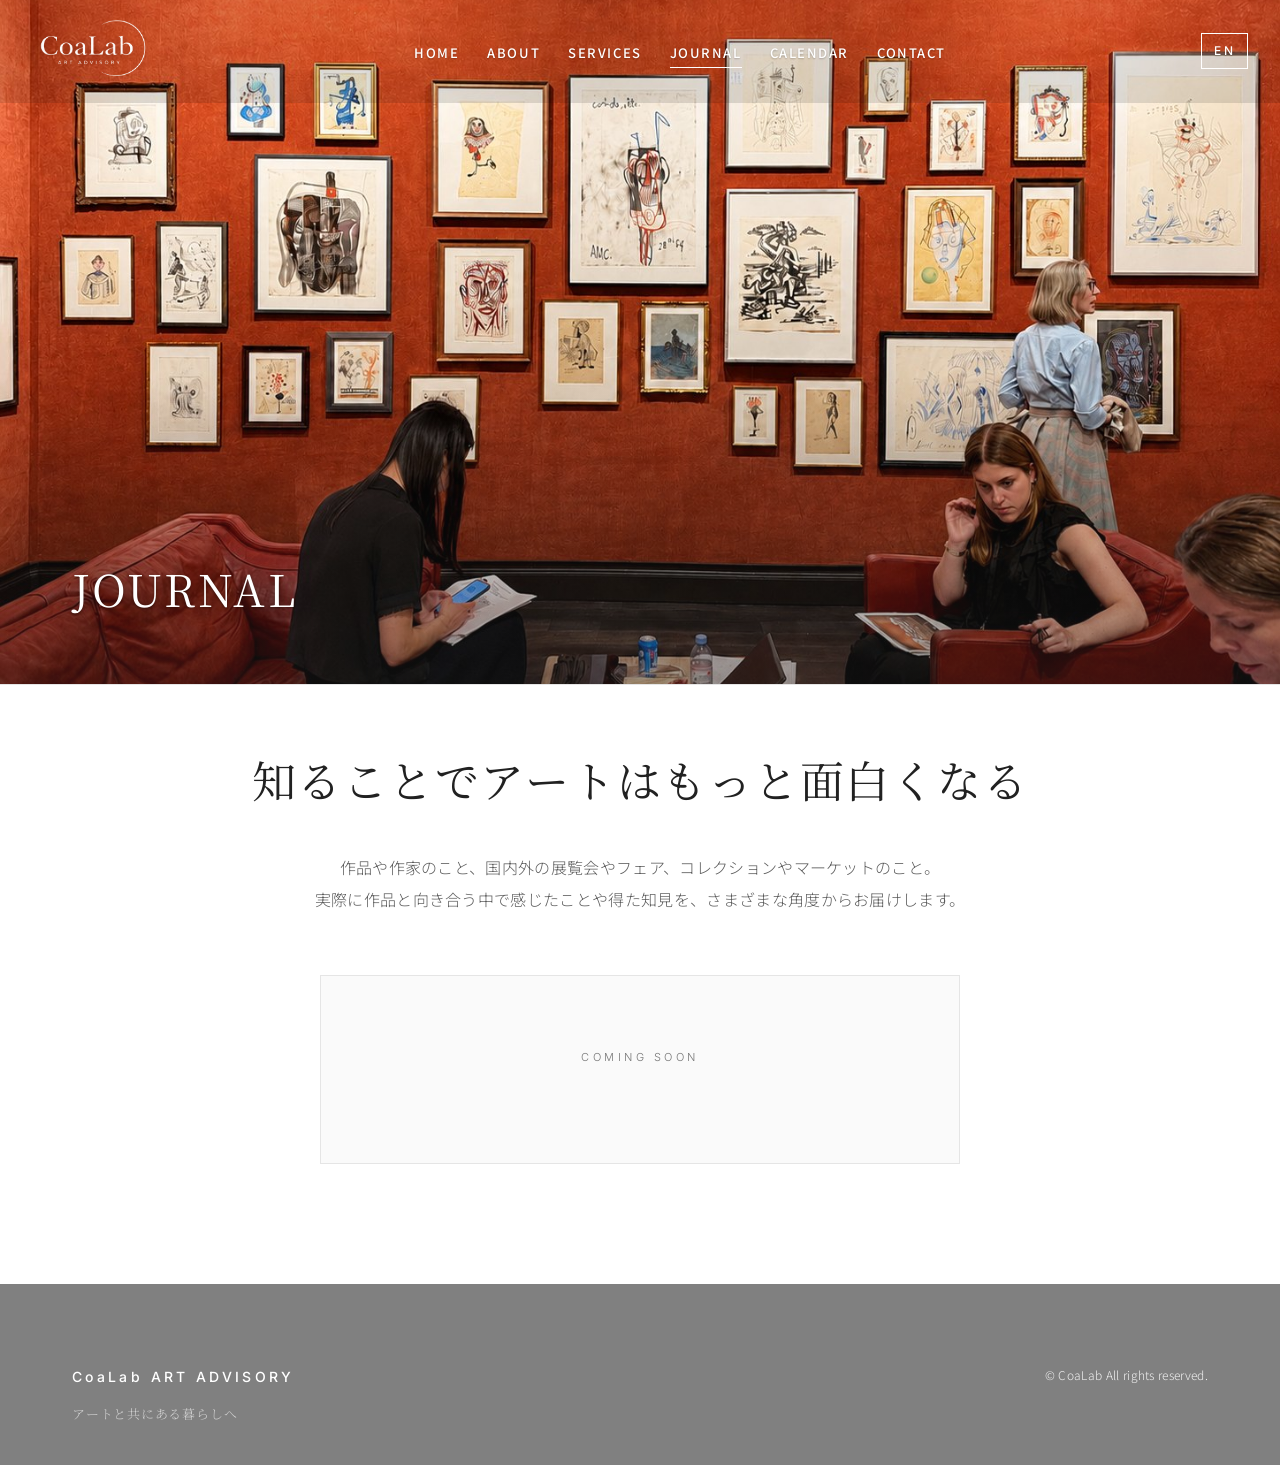
<file: journal.html>
<!DOCTYPE html>
<html lang="ja" data-lang="ja">
<head>
<meta charset="UTF-8">
<meta name="viewport" content="width=device-width, initial-scale=1.0">
<title>Journal — CoaLab ART ADVISORY</title>
<meta name="description" content="CoaLab ART ADVISORY のジャーナル。フェア・展覧会の記録、アートと暮らしにまつわるエッセイを note で公開しています。">
<link rel="canonical" href="https://www.coalabart.com/journal.html">
<link rel="preconnect" href="https://fonts.googleapis.com">
<link rel="preconnect" href="https://fonts.gstatic.com" crossorigin>
<link href="https://fonts.googleapis.com/css2?family=Cormorant+Garamond:ital,wght@0,300;0,400;0,500;1,300&family=Inter:wght@300;400;500&family=Noto+Sans+JP:wght@300;400;500&family=Noto+Serif+JP:wght@300;400;500&display=swap" rel="stylesheet">
<link rel="stylesheet" href="styles.css?v=20261104a">
</head>
<body class="page-sub">

<!-- ===== Header ===== -->
<header class="site-header" id="siteHeader">
  <div class="header-inner">
    <a href="index.html" class="logo">
      <img class="logo-img logo-img-dark" src="images/logo-dark.png" alt="CoaLab ART ADVISORY" width="1529" height="747"><img class="logo-img logo-img-white" src="images/logo-white.png" alt="" aria-hidden="true" width="1529" height="747">
    </a>

    <nav class="nav" id="primaryNav">
      <ul>
        <li><a href="index.html">Home</a></li>
        <li><a href="about.html">About</a></li>
        <li><a href="services.html">Services</a></li>
        <li><a href="journal.html" class="is-active">Journal</a></li>
        <li><a href="calendar.html">Calendar</a></li>
        <li><a href="contact.html">Contact</a></li>
      </ul>
    </nav>

    <div class="header-tools">
      <button class="lang-toggle" id="langToggle" aria-label="Language toggle">
        <span class="lang-ja">EN</span><span class="lang-en">JA</span>
      </button>
      <button class="menu-toggle" id="menuToggle" aria-label="Menu" aria-expanded="false">
        <span></span><span></span><span></span>
      </button>
    </div>
  </div>
</header>

<!-- ===== Page Hero ===== -->
<section class="page-hero" style="--hero-ar:1.333; background-image:url('images/hero-journal.jpg?v=0827')">
  <div class="page-hero-overlay"></div>
  <div class="page-hero-inner container">
    <h1 class="page-hero-title">
      <span class="lang-ja">JOURNAL</span>
      <span class="lang-en">JOURNAL</span>
    </h1>
  </div>
</section>

<!-- ===== Journal ===== -->
<section class="section journal" id="journal">
  <div class="container">
    <div class="section-heading center">
      <h2 class="section-title">
        <span class="lang-ja"><span class="pw">知ることで</span><span class="pw">アートは</span><span class="pw">もっと面白くなる</span></span>
        <span class="lang-en">The more you know, the more art rewards you</span>
      </h2>
      <p class="section-lead">
        <span class="lang-ja">作品や作家のこと、国内外の展覧会やフェア、コレクションやマーケットのこと。<br class="br-keep">実際に作品と向き合う中で感じたことや得た知見を、さまざまな角度からお届けします。</span>
        <span class="lang-en">From works and artists to exhibitions and fairs around the world, collecting, and the market, we share reflections and insights gained from time spent face to face with art, from various perspectives.</span>
      </p>
    </div>

    <!-- 記事が公開されたら、この告知ブロックを記事カード一覧（.journal-list）に差し替えてください。
         カードのマークアップは git 履歴（コミット bf4b094 以前の journal.html）に残しています。 -->
    <div class="journal-notice">
      <p class="journal-notice-label">COMING SOON</p>
    </div>
  </div>
</section>

<!-- ===== Footer ===== -->
<footer class="site-footer">
  <div class="container">
    <div class="footer-inner">
      <div class="footer-brand">
        <p class="footer-logo">CoaLab ART ADVISORY</p>
        <p class="footer-tagline">
          <span class="lang-ja">アートと共にある暮らしへ</span>
          <span class="lang-en">A life, lived alongside art.</span>
        </p>
      </div>
      <div class="footer-meta">
        <p>© CoaLab All rights reserved.</p>
      </div>
    </div>
  </div>
</footer>

<script src="script.js?v=20260827g"></script>
</body>
</html>
</file>
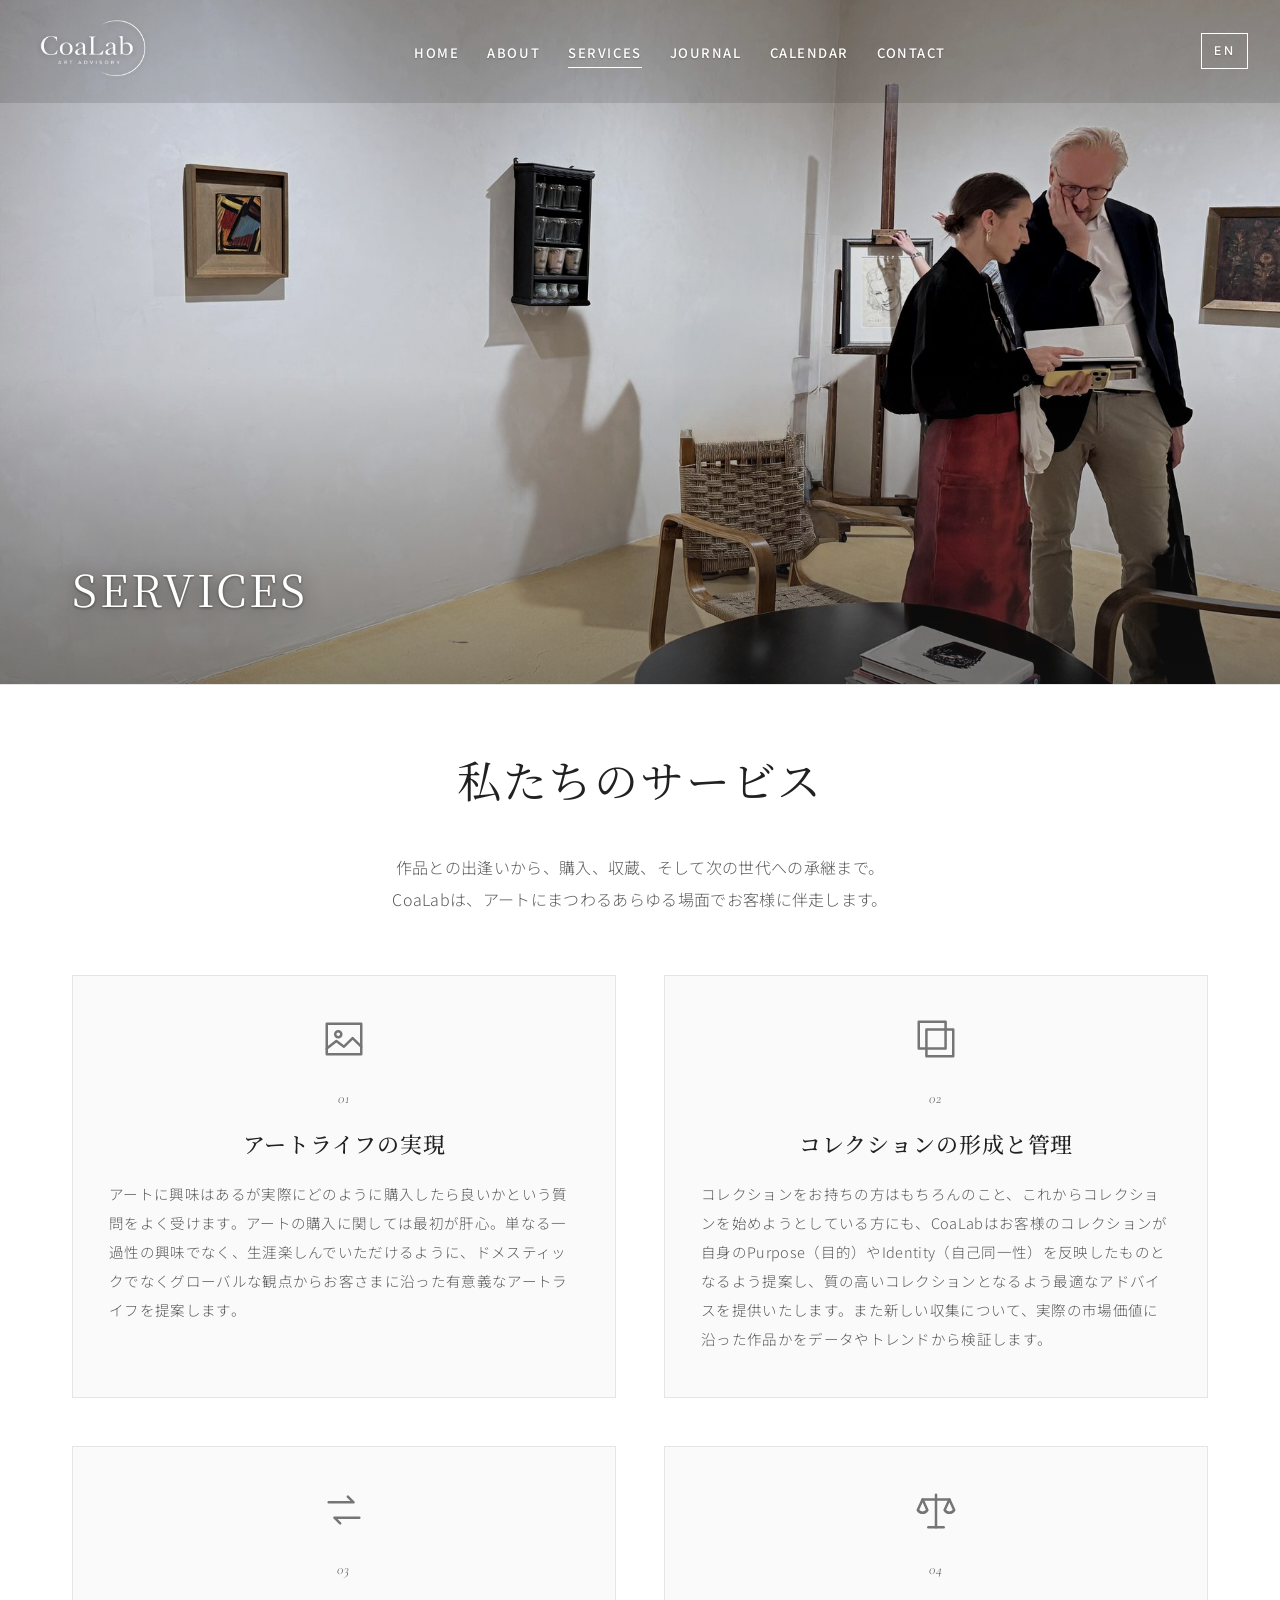
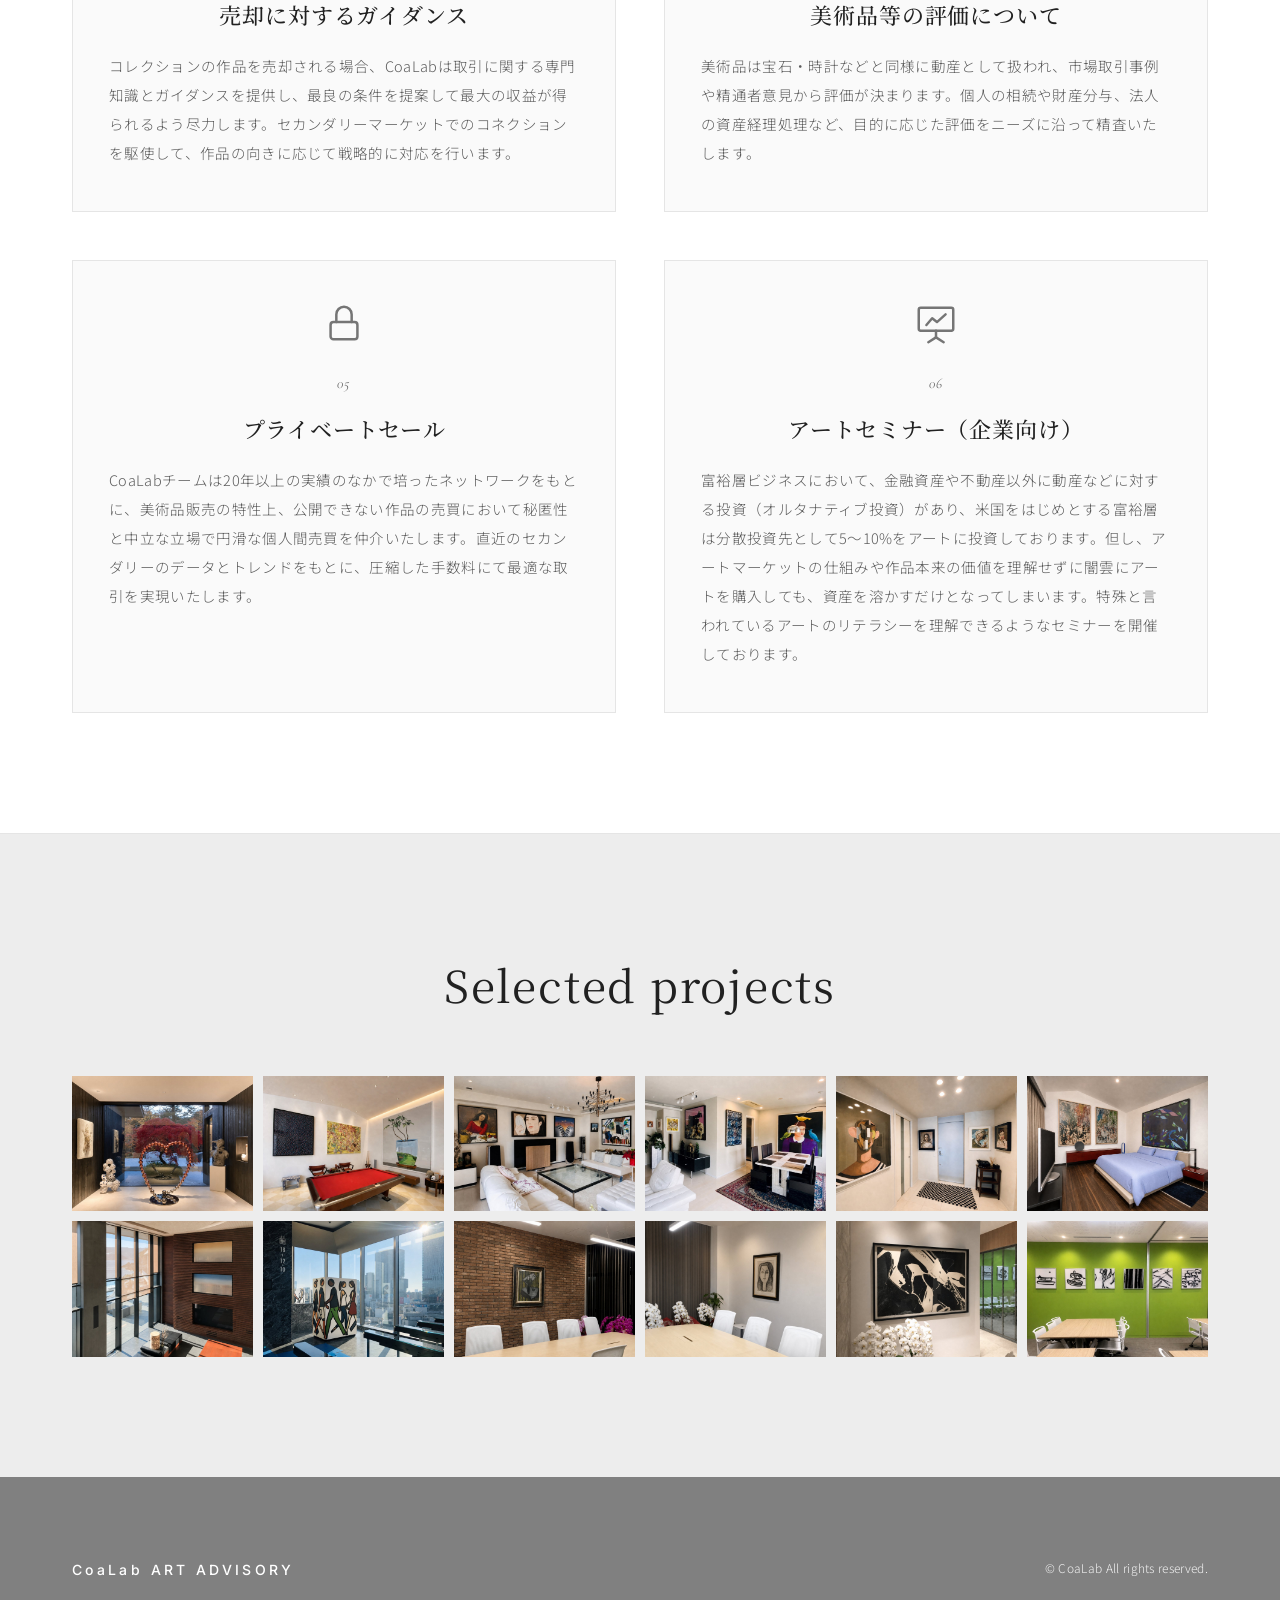
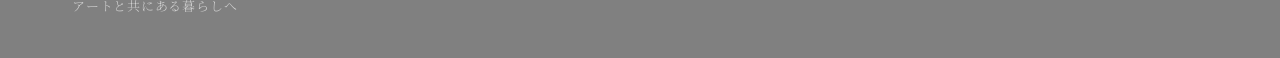
<file: services.html>
<!DOCTYPE html>
<html lang="ja" data-lang="ja">
<head>
<meta charset="UTF-8">
<meta name="viewport" content="width=device-width, initial-scale=1.0">
<title>Services — CoaLab ART ADVISORY</title>
<meta name="description" content="CoaLab ART ADVISORY のサービス。アートライフの実現、コレクションの形成と管理、売却に対するガイダンス、美術品等の評価、プライベートセール、企業向けアートセミナー。">
<link rel="canonical" href="https://www.coalabart.com/services.html">
<link rel="preconnect" href="https://fonts.googleapis.com">
<link rel="preconnect" href="https://fonts.gstatic.com" crossorigin>
<link href="https://fonts.googleapis.com/css2?family=Cormorant+Garamond:ital,wght@0,300;0,400;0,500;1,300&family=Inter:wght@300;400;500&family=Noto+Sans+JP:wght@300;400;500&family=Noto+Serif+JP:wght@300;400;500&display=swap" rel="stylesheet">
<link rel="stylesheet" href="styles.css?v=20261104a">
</head>
<body class="page-sub">

<!-- ===== Header ===== -->
<header class="site-header" id="siteHeader">
  <div class="header-inner">
    <a href="index.html" class="logo">
      <img class="logo-img logo-img-dark" src="images/logo-dark.png" alt="CoaLab ART ADVISORY" width="1529" height="747"><img class="logo-img logo-img-white" src="images/logo-white.png" alt="" aria-hidden="true" width="1529" height="747">
    </a>

    <nav class="nav" id="primaryNav">
      <ul>
        <li><a href="index.html">Home</a></li>
        <li><a href="about.html">About</a></li>
        <li><a href="services.html" class="is-active">Services</a></li>
        <li><a href="journal.html">Journal</a></li>
        <li><a href="calendar.html">Calendar</a></li>
        <li><a href="contact.html">Contact</a></li>
      </ul>
    </nav>

    <div class="header-tools">
      <button class="lang-toggle" id="langToggle" aria-label="Language toggle">
        <span class="lang-ja">EN</span><span class="lang-en">JA</span>
      </button>
      <button class="menu-toggle" id="menuToggle" aria-label="Menu" aria-expanded="false">
        <span></span><span></span><span></span>
      </button>
    </div>
  </div>
</header>

<!-- ===== Page Hero ===== -->
<section class="page-hero" style="--hero-ar:1.333; background-image:url('images/hero-services.jpg')">
  <div class="page-hero-overlay"></div>
  <div class="page-hero-inner container">
    <h1 class="page-hero-title">
      <span class="lang-ja">SERVICES</span>
      <span class="lang-en">SERVICES</span>
    </h1>
  </div>
</section>

<!-- ===== Services ===== -->
<section class="section services" id="services">
  <div class="container">
    <div class="section-heading center">
      <h2 class="section-title">
        <span class="lang-ja">私たちのサービス</span>
        <span class="lang-en">Services</span>
      </h2>
      <p class="section-lead">
        <span class="lang-ja">作品との出逢いから、購入、収蔵、そして次の世代への承継まで。<br class="br-keep">CoaLabは、アートにまつわるあらゆる場面でお客様に伴走します。</span>
        <span class="lang-en">From the first encounter to acquisition, care, and passing on to the next generation,<br class="br-keep">CoaLab walks alongside you at every stage of a life with art.</span>
      </p>
    </div>

    <div class="services-grid">
      <article class="service-card">
        <div class="service-body">
          <div class="service-icon" aria-hidden="true"><svg viewBox="0 0 24 24" fill="none" stroke="currentColor" stroke-width="1.3" stroke-linecap="round" stroke-linejoin="round"><rect x="3" y="4" width="18" height="16"/><circle cx="9" cy="9.5" r="1.6"/><path d="M3 17l5-4 4 3 4.5-4.5L21 16"/></svg></div>
          <p class="service-num">01</p>
          <h3>
            <span class="lang-ja">アートライフの実現</span>
            <span class="lang-en">Realizing Your Art Life</span>
          </h3>
          <p>
            <span class="lang-ja">アートに興味はあるが実際にどのように購入したら良いかという質問をよく受けます。アートの購入に関しては最初が肝心。<br class="br-sp">単なる一過性の興味でなく、生涯楽しんでいただけるように、ドメスティックでなくグローバルな観点からお客さまに沿った有意義なアートライフを提案します。</span>
            <span class="lang-en">We are often asked by those interested in art how to actually go about acquiring it. With art, taking the right first step is the most important part. So that collecting becomes a lifelong pleasure rather than a passing interest, we propose a meaningful art life tailored to each client from not just a domestic perspective but a global one.</span>
          </p>
        </div>
      </article>

      <article class="service-card">
        <div class="service-body">
          <div class="service-icon" aria-hidden="true"><svg viewBox="0 0 24 24" fill="none" stroke="currentColor" stroke-width="1.3" stroke-linecap="round" stroke-linejoin="round"><rect x="3" y="3" width="14" height="14"/><rect x="7" y="7" width="14" height="14"/></svg></div>
          <p class="service-num">02</p>
          <h3>
            <span class="lang-ja">コレクションの形成と管理</span>
            <span class="lang-en">Collection Development & Management</span>
          </h3>
          <p>
            <span class="lang-ja">コレクションをお持ちの方はもちろんのこと、これからコレクションを始めようとしている方にも、CoaLabはお客様のコレクションが自身のPurpose（目的）やIdentity（自己同一性）を反映したものとなるよう提案し、質の高いコレクションとなるよう最適なアドバイスを提供いたします。また新しい収集について、実際の市場価値に沿った作品かをデータやトレンドから検証します。</span>
            <span class="lang-en">Whether you already hold a collection or are about to begin one, CoaLab offers proposals so that your collection reflects your own purpose and identity and provides the best advice for building a collection of true quality. For new acquisitions, we verify against data and market trends whether a work is priced in line with its actual market value.</span>
          </p>
        </div>
      </article>

      <article class="service-card">
        <div class="service-body">
          <div class="service-icon" aria-hidden="true"><svg viewBox="0 0 24 24" fill="none" stroke="currentColor" stroke-width="1.3" stroke-linecap="round" stroke-linejoin="round"><path d="M4 8h13l-3-3"/><path d="M20 16H7l3 3"/></svg></div>
          <p class="service-num">03</p>
          <h3>
            <span class="lang-ja">売却に対するガイダンス</span>
            <span class="lang-en">Guidance on Selling</span>
          </h3>
          <p>
            <span class="lang-ja">コレクションの作品を売却される場合、CoaLabは取引に関する専門知識とガイダンスを提供し、最良の条件を提案して最大の収益が得られるよう尽力します。セカンダリーマーケットでのコネクションを駆使して、作品の向きに応じて戦略的に対応を行います。</span>
            <span class="lang-en">Should you sell works from your collection, CoaLab provides transactional expertise and guidance, proposing the best possible terms and working to secure an optimal return. Drawing on our connections in the secondary market, we respond strategically according to the character of each work.</span>
          </p>
        </div>
      </article>

      <article class="service-card">
        <div class="service-body">
          <div class="service-icon" aria-hidden="true"><svg viewBox="0 0 24 24" fill="none" stroke="currentColor" stroke-width="1.3" stroke-linecap="round" stroke-linejoin="round"><path d="M12 4v17"/><path d="M8 21h8"/><path d="M5 6.5h14"/><path d="M5 6.5L2.5 12a2.9 2.9 0 0 0 5 0L5 6.5z"/><path d="M19 6.5L16.5 12a2.9 2.9 0 0 0 5 0L19 6.5z"/></svg></div>
          <p class="service-num">04</p>
          <h3>
            <span class="lang-ja">美術品等の評価について</span>
            <span class="lang-en">Valuation of Artworks</span>
          </h3>
          <p>
            <span class="lang-ja">美術品は宝石・時計などと同様に動産として扱われ、市場取引事例や精通者意見から評価が決まります。個人の相続や財産分与、法人の資産経理処理など、目的に応じた評価をニーズに沿って精査いたします。</span>
            <span class="lang-en">Like jewellery and watches, works of art are treated as movable assets, their value determined by market precedents and the opinions of recognized experts. We conduct careful valuations suited to purposes such as personal inheritance, division of assets, or corporate accounting.</span>
          </p>
        </div>
      </article>

      <article class="service-card">
        <div class="service-body">
          <div class="service-icon" aria-hidden="true"><svg viewBox="0 0 24 24" fill="none" stroke="currentColor" stroke-width="1.3" stroke-linecap="round" stroke-linejoin="round"><rect x="5" y="11" width="14" height="9" rx="1.5"/><path d="M8 11V7a4 4 0 0 1 8 0v4"/></svg></div>
          <p class="service-num">05</p>
          <h3>
            <span class="lang-ja">プライベートセール</span>
            <span class="lang-en">Private Sales</span>
          </h3>
          <p>
            <span class="lang-ja">CoaLabチームは20年以上の実績のなかで培ったネットワークをもとに、美術品販売の特性上、公開できない作品の売買において秘匿性と中立な立場で円滑な個人間売買を仲介いたします。直近のセカンダリーのデータとトレンドをもとに、圧縮した手数料にて最適な取引を実現いたします。</span>
            <span class="lang-en">Building on a network cultivated over more than twenty years, the CoaLab team brokers smooth private transactions with discretion and from a neutral position for works that, by the nature of the art trade, cannot be offered publicly. Based on recent secondary-market data and trends, we realize optimal transactions at competitive commission rates.</span>
          </p>
        </div>
      </article>

      <article class="service-card">
        <div class="service-body">
          <div class="service-icon" aria-hidden="true"><svg viewBox="0 0 24 24" fill="none" stroke="currentColor" stroke-width="1.3" stroke-linecap="round" stroke-linejoin="round"><rect x="3" y="3.5" width="18" height="12" rx="1"/><path d="M7 12.5l3-3.5 2.5 2 4.5-4"/><path d="M12 15.5V19"/><path d="M8 21.5l4-2.5 4 2.5"/></svg></div>
          <p class="service-num">06</p>
          <h3>
            <span class="lang-ja">アートセミナー（企業向け）</span>
            <span class="lang-en">Art Seminars (Corporate)</span>
          </h3>
          <p>
            <span class="lang-ja">富裕層ビジネスにおいて、金融資産や不動産以外に動産などに対する投資（オルタナティブ投資）があり、米国をはじめとする富裕層は分散投資先として5〜10%をアートに投資しております。<br class="br-sp">但し、アートマーケットの仕組みや作品本来の価値を理解せずに闇雲にアートを購入しても、資産を溶かすだけとなってしまいます。特殊と言われているアートのリテラシーを理解できるようなセミナーを開催しております。</span>
            <span class="lang-en">In wealth management, alternative investments extend beyond financial assets and real estate to movable assets. Affluent investors in the United States and elsewhere allocate some five to ten percent of their portfolios to art for diversification. Yet buying art blindly without understanding how the art market works or the true value of pieces only erodes wealth. We hold seminars that build literacy in the notoriously particular world of art.</span>
          </p>
        </div>
      </article>
    </div>
  </div>
</section>

<!-- ===== Works: これまでに携わった案件（クライアント要望により追加） ===== -->
<section class="section works" id="works">
  <div class="container">
    <div class="section-heading center">
      <h2 class="section-title">
        <span class="lang-ja">Selected projects</span>
        <span class="lang-en">Selected projects</span>
      </h2>
      <!-- TODO: リード文はクライアント支給の文言を待って追加してください。
           見出しはクライアントのメモ（「これまでに携わった案件の一部として」）に基づく表記です。 -->
    </div>

    <div class="works-grid">
      <figure class="works-item"><img src="images/work-01.jpg?v=0826" alt="" loading="lazy"></figure>
      <figure class="works-item"><img src="images/work-02.jpg?v=0826" alt="" loading="lazy"></figure>
      <figure class="works-item"><img src="images/work-03.jpg?v=0826" alt="" loading="lazy"></figure>
      <figure class="works-item"><img src="images/work-04.jpg?v=0826" alt="" loading="lazy"></figure>
      <figure class="works-item"><img src="images/work-05.jpg?v=0826" alt="" loading="lazy"></figure>
      <figure class="works-item"><img src="images/work-06.jpg?v=0826" alt="" loading="lazy"></figure>
      <figure class="works-item"><img src="images/work-07.jpg?v=0826" alt="" loading="lazy"></figure>
      <figure class="works-item"><img src="images/work-08.jpg?v=0826" alt="" loading="lazy"></figure>
      <figure class="works-item"><img src="images/work-09.jpg?v=0826" alt="" loading="lazy"></figure>
      <figure class="works-item"><img src="images/work-10.jpg?v=0826" alt="" loading="lazy"></figure>
      <figure class="works-item"><img src="images/work-11.jpg?v=0826" alt="" loading="lazy"></figure>
      <figure class="works-item"><img src="images/work-12.jpg?v=0826" alt="" loading="lazy"></figure>
    </div>
  </div>
</section>

<!-- ===== Footer ===== -->
<footer class="site-footer">
  <div class="container">
    <div class="footer-inner">
      <div class="footer-brand">
        <p class="footer-logo">CoaLab ART ADVISORY</p>
        <p class="footer-tagline">
          <span class="lang-ja">アートと共にある暮らしへ</span>
          <span class="lang-en">A life, lived alongside art.</span>
        </p>
      </div>
      <div class="footer-meta">
        <p>© CoaLab All rights reserved.</p>
      </div>
    </div>
  </div>
</footer>

<script src="script.js?v=20260827g"></script>
</body>
</html>
</file>
<file: styles.css>
/* ===== Reset & Base ===== */
*, *::before, *::after { box-sizing: border-box; }
html, body { margin: 0; padding: 0; }
img { display: block; max-width: 100%; height: auto; }
a { color: inherit; text-decoration: none; }
button { font: inherit; cursor: pointer; background: none; border: 0; padding: 0; color: inherit; }
ul, ol, dl { margin: 0; padding: 0; list-style: none; }
h1, h2, h3, h4, p { margin: 0; }

/* ===================================================================
   Palette — White / Gray（2026-08 クライアント指定：背景=白、帯=グレー）
   旧 Powder Petal 配色は git 履歴参照
   =================================================================== */
:root {
  --color-bg: #FFFFFF;        /* 地色：白 */
  --color-bg-alt: #EDEDED;    /* 淡グレーの帯 */
  --color-surface: #FAFAFA;   /* カード、タイル */
  --color-ink: #212121;
  --color-ink-soft: #5C5C5C;
  --color-line: #C7C7C7;
  --color-line-soft: #E5E5E5;
  --color-accent: #757575;
  --color-footer-bg: #808080; /* フッター帯：グレー */
  --color-footer-ink: rgba(255,255,255,0.9);
  --bg-rgb: 255, 255, 255;    /* ヘッダーの背景（スクロール時） */
  --overlay-rgb: 32, 32, 32;  /* 写真のオーバーレイと影 */

  /* 写真の上に乗る文字・線は常に明色 */
  --color-on-dark: #FFFFFF;
  --on-dark-rgb: 255, 255, 255;

  --serif-jp: "Noto Serif JP", "Hiragino Mincho ProN", "YuMincho", "Yu Mincho", serif;
  --serif-en: "Cormorant Garamond", "Georgia", serif;
  --sans-jp: "Noto Sans JP", "Hiragino Sans", "Yu Gothic", sans-serif;
  --sans-en: "Inter", "Helvetica Neue", Arial, sans-serif;
  --ease: cubic-bezier(.4,.0,.2,1);
}

html { scroll-behavior: smooth; }

/* ===== 行割り調整（字余り対策） =====
   見出し: 各行がなるべく均等になるよう折り返し（1〜2文字の字余りを防ぐ）
   本文:   最終行が極端に短くならないよう調整
   ※ 非対応ブラウザでは従来どおりの折り返しになるだけで害はない */
h1, h2, h3, .section-title, .hero-title, .page-hero-title, .profile-name {
  text-wrap: balance;
  word-break: auto-phrase; /* 日本語を文節単位で折り返す（対応ブラウザのみ） */
}
p, dd, .section-lead, .lead {
  text-wrap: pretty;
}
/* Safari の text-wrap: pretty は段落全体を組み直すため、行幅の狭いスマホでは
   各行が短く切られて右端が不揃いになる。スマホでは通常の折り返しに戻す */
@media (max-width: 640px) {
  p, dd, .section-lead, .lead { text-wrap: wrap; }
}
/* 文節単位の折り返し固定: .pwで囲んだ語句の途中では改行しない
   （Safariはword-break: auto-phrase非対応のため、重要な見出しは明示指定） */
.pw { display: inline-block; }
/* スマホのみ有効な改行（クライアント指定の改行位置） */
.br-sp { display: none; }
/* PCのみ有効な改行 */
@media (max-width: 640px) { .br-pc { display: none; } }
@media (max-width: 640px) { .br-sp { display: inline; } }
body {
  background: var(--color-bg);
  color: var(--color-ink);
  font-family: var(--sans-jp);
  font-weight: 300;
  font-size: 16px;
  line-height: 1.8;
  -webkit-font-smoothing: antialiased;
  -moz-osx-font-smoothing: grayscale;
  letter-spacing: 0.02em;
}

/* Language visibility: default JP */
.lang-en { display: none; }
[data-lang="en"] .lang-ja { display: none; }
[data-lang="en"] .lang-en { display: inline; }
[data-lang="en"] body, [data-lang="en"] {
  font-family: var(--sans-en);
}

/* ===== Layout helpers ===== */
.container {
  max-width: 1200px;
  margin: 0 auto;
  padding: 0 32px;
}
.container.narrow {
  max-width: 760px;
}
.center { text-align: center; }

.section {
  padding: 120px 0;
  border-top: 1px solid var(--color-line-soft);
}
/* トップ画像直後のセクションは上余白を詰める（画像→本文のつながりを近く） */
.page-hero + .section { padding-top: 64px; }
@media (max-width: 960px) { .page-hero + .section { padding-top: 48px; } }
.section:first-of-type { border-top: 0; }

.section-label {
  font-family: var(--sans-en);
  font-size: 11px;
  letter-spacing: 0.32em;
  color: var(--color-accent);
  margin-bottom: 24px;
  text-transform: uppercase;
  font-weight: 400;
}
.section-title {
  font-family: var(--serif-jp);
  font-weight: 400;
  font-size: clamp(28px, 3.6vw, 44px);
  line-height: 1.4;
  letter-spacing: 0.04em;
  margin-bottom: 40px;
  color: var(--color-ink);
}
[data-lang="en"] .section-title { font-family: var(--serif-en); font-weight: 400; letter-spacing: 0.02em; }
.section-lead {
  font-size: 16px;
  line-height: 2;
  color: var(--color-ink-soft);
  max-width: 720px; /* 明示的な<br>の行が意図しない位置で折り返さない幅 */
  margin: 0 auto 60px;
}
.section-heading { margin-bottom: 60px; }
.section-heading.center { text-align: center; }

/* ===== Header ===== */
.site-header {
  position: fixed;
  top: 0; left: 0; right: 0;
  z-index: 100;
  /* 0902 クライアント指定: 写真は暗くせず、ナビの帯だけ黒10〜15%の透過レイヤーで
     文字（白）の可読性を確保する。スクロール後は白背景・黒文字に切り替わる */
  background: rgba(0, 0, 0, 0.12);
  transition: background 0.4s var(--ease), border-color 0.4s var(--ease);
  border-bottom: 1px solid transparent;
}
.site-header.is-scrolled {
  background: rgba(var(--bg-rgb), 0.97);
  border-bottom-color: var(--color-line-soft);
}
.header-inner {
  max-width: 1400px;
  margin: 0 auto;
  padding: 20px 32px;
  display: flex;
  align-items: center;
  justify-content: space-between;
  gap: 24px;
}
.logo {
  display: flex;
  align-items: center;
  gap: 14px;
  color: var(--color-ink);
  transition: color 0.3s var(--ease);
}
.site-header:not(.is-scrolled) .logo { color: var(--color-on-dark); }
.logo-mark {
  display: flex;
  flex-direction: column;
  align-items: center;
  gap: 5px;
  font-family: var(--serif-en);
  font-weight: 500;
  font-size: 25px;
  letter-spacing: 0.05em;
  line-height: 1;
}
.logo-sub {
  font-family: var(--sans-en);
  font-size: 7.5px;
  font-weight: 500;
  letter-spacing: 0.42em;
  text-indent: 0.42em;
}
/* 画像ロゴ（クライアント支給）。ヒーロー上では白、スクロール後・下層ページでは黒を表示 */
.logo-img { display: block; height: 62px; width: auto; }
@media (max-width: 960px) { .logo-img { height: 50px; } }
.logo-img-white { display: none; }
.site-header:not(.is-scrolled) .logo-img-dark { display: none; }
.site-header:not(.is-scrolled) .logo-img-white { display: block; filter: drop-shadow(0 1px 3px rgba(0,0,0,0.25)); }
/* ヒーロー上のナビ文字はごく薄い影のみ（可読性はヘッダーの黒12%帯で確保） */
.site-header:not(.is-scrolled) .nav a,
.site-header:not(.is-scrolled) .lang-toggle { text-shadow: 0 1px 2px rgba(0,0,0,0.25); }
.logo-text {
  font-family: var(--sans-en);
  font-size: 11px;
  letter-spacing: 0.24em;
  font-weight: 500;
}
.nav ul {
  display: flex;
  gap: 28px;
}
.nav a {
  font-family: var(--sans-en);
  font-size: 13.5px;
  font-weight: 500;
  letter-spacing: 0.18em;
  text-transform: uppercase;
  color: var(--color-ink);
  position: relative;
  padding: 6px 0;
  transition: color 0.3s var(--ease);
}
.site-header:not(.is-scrolled) .nav a { color: var(--color-on-dark); }
.nav a::after {
  content: '';
  position: absolute;
  bottom: 0;
  left: 0;
  width: 0;
  height: 1px;
  background: currentColor;
  transition: width 0.4s var(--ease);
}
.nav a:hover::after { width: 100%; }
[data-lang="ja"] .nav a { font-family: var(--sans-jp); font-size: 13px; letter-spacing: 0.12em; }

.header-tools {
  display: flex;
  align-items: center;
  gap: 16px;
}
.lang-toggle {
  font-family: var(--sans-en);
  font-size: 12px;
  font-weight: 500;
  letter-spacing: 0.2em;
  border: 1px solid currentColor;
  padding: 6px 12px;
  color: var(--color-ink);
  transition: color 0.3s var(--ease), background 0.3s var(--ease);
}
.site-header:not(.is-scrolled) .lang-toggle { color: var(--color-on-dark); }
.lang-toggle:hover { background: var(--color-ink); color: var(--color-bg); }
.site-header:not(.is-scrolled) .lang-toggle:hover { background: var(--color-surface); color: var(--color-ink); }

.menu-toggle {
  display: none;
  width: 28px;
  height: 22px;
  position: relative;
  color: var(--color-ink);
}
.site-header:not(.is-scrolled) .menu-toggle { color: var(--color-on-dark); }
.menu-toggle span {
  display: block;
  width: 100%;
  height: 1px;
  background: currentColor;
  position: absolute;
  left: 0;
  transition: transform 0.3s var(--ease), opacity 0.3s var(--ease), top 0.3s var(--ease);
}
.menu-toggle span:nth-child(1) { top: 4px; }
.menu-toggle span:nth-child(2) { top: 11px; }
.menu-toggle span:nth-child(3) { top: 18px; }
.menu-toggle.is-open span:nth-child(1) { top: 11px; transform: rotate(45deg); }
.menu-toggle.is-open span:nth-child(2) { opacity: 0; }
.menu-toggle.is-open span:nth-child(3) { top: 11px; transform: rotate(-45deg); }

/* ===== Hero ===== */
.hero {
  position: relative;
  height: 100vh;
  min-height: 600px;
  overflow: hidden;
  color: var(--color-on-dark);
}
.hero-slides {
  position: absolute;
  inset: -10px; /* ぼかしで縁がにじまないよう画面外まで広げる（.heroがoverflow:hidden） */
}
.hero-slide {
  position: absolute;
  inset: 0;
  background-size: cover;
  background-position: center;
  opacity: 0;
  transition: opacity 1.6s var(--ease), transform 8s var(--ease);
  transform: scale(1.02);
}
.hero-slide.is-active {
  opacity: 1;
  transform: scale(1.08);
}
.hero-overlay {
  position: absolute;
  inset: 0;
  /* 文字が乗る左側だけ濃くし、写真の主役が写る右側は素のまま見せる
     （ぼかしをかけずにコピーの可読性を確保するため） */
  /* 全面を暗くせず、コピーが乗る左側と下端(ドット)だけを暗くする。
     可読性の主役は文字側の text-shadow に移した */
  /* 0902 クライアント指定: 写真は100%の明るさのまま（暗くしない）。
     可読性は文字のごく薄いドロップシャドウのみで担保する */
  background: none;
}
.hero-content {
  position: relative;
  z-index: 2;
  height: 100%;
  max-width: 1200px;
  margin: 0 auto;
  padding: 0 32px;
  display: flex;
  flex-direction: column;
  justify-content: center;
  align-items: flex-start;
  /* 写真は暗くせず、文字側の柔らかい黒のハローだけで可読性を確保（ラフの見え方に合わせる） */
  text-shadow: 0 0 1px rgba(0,0,0,0.40), 0 1px 3px rgba(0,0,0,0.50), 0 0 14px rgba(0,0,0,0.55), 0 0 14px rgba(0,0,0,0.45), 0 4px 30px rgba(0,0,0,0.50);
}
/* 1104 クライアント指示: 白っぽい写真の上で文字が見えづらいので、文字ブロックの後ろに
   薄いグレーの影（境界のない楕円のぼかし）を敷く。写真全体は暗くしない */
.hero-content::before {
  content: "";
  position: absolute;
  z-index: -1;
  left: -120px;
  top: 50%;
  width: 920px;
  height: min(560px, 100%);
  transform: translateY(-50%);
  pointer-events: none;
  background: radial-gradient(ellipse at 42% 50%, rgba(40,40,40,0.62) 0%, rgba(40,40,40,0.44) 30%, rgba(40,40,40,0.18) 55%, rgba(40,40,40,0) 72%);
}
@media (max-width: 640px) {
  .hero-content::before { left: -80px; width: 130vw; height: 480px; }
}
.hero-eyebrow {
  font-family: var(--sans-en);
  font-size: 11px;
  letter-spacing: 0.36em;
  text-transform: uppercase;
  margin-bottom: 24px;
  opacity: 0.85;
  font-weight: 400;
}
[data-lang="ja"] .hero-eyebrow { font-family: var(--sans-jp); letter-spacing: 0.2em; font-size: 12px; }
.hero-title {
  font-family: var(--serif-jp);
  font-weight: 500;
  font-size: clamp(36px, 6vw, 76px);
  line-height: 1.25;
  letter-spacing: 0.05em;
  margin-bottom: 28px;
  max-width: 800px;
}
/* 0902: 日本語表示でもメインコピーは英文「A Life with Art」になったため、両言語とも欧文セリフで表示 */
[data-lang="ja"] .hero-title,
[data-lang="en"] .hero-title { font-family: var(--serif-en); font-weight: 500; letter-spacing: 0.01em; }
.hero-sub {
  font-size: 18px;
  line-height: 2;
  max-width: 560px;
  color: #ffffff;
  opacity: 1;
  /* 400と500の中間の太さに見せる（0.3pxの縁取りでわずかに太らせる）
     ※ 0903: サブコピーは依頼外だったため 0902 以前の見え方に戻した（影も当時と同じ値を明示） */
  -webkit-text-stroke: 0.3px #ffffff;
  text-shadow: 0 1px 3px rgba(0,0,0,0.45), 0 2px 18px rgba(0,0,0,0.5);
  margin-bottom: 48px;
}
/* 0903: PC幅だけサブコピーを読みやすく（太さ500 + 黒のハロー）。スマホは上の元の見え方のまま */
@media (min-width: 961px) {
  .hero-sub {
    font-weight: 500;
    -webkit-text-stroke: 0.4px #ffffff;
    text-shadow: 0 0 1px rgba(0,0,0,0.45), 0 1px 3px rgba(0,0,0,0.55), 0 0 12px rgba(0,0,0,0.60), 0 0 12px rgba(0,0,0,0.50), 0 3px 24px rgba(0,0,0,0.50);
  }
}
.hero-cta {
  font-family: var(--sans-en);
  font-size: 11px;
  letter-spacing: 0.32em;
  border: 1px solid var(--color-on-dark);
  padding: 16px 32px;
  box-shadow: 0 0 14px rgba(0,0,0,0.45), inset 0 0 14px rgba(0,0,0,0.45); /* 枠線も白い写真に沈まないように */
  transition: background 0.3s var(--ease), color 0.3s var(--ease);
}
.hero-cta:hover { background: var(--color-surface); color: var(--color-ink); }

.hero-dots {
  position: absolute;
  bottom: 36px;
  left: 50%;
  transform: translateX(-50%);
  z-index: 3;
  display: flex;
  gap: 14px;
}
.hero-dots button {
  width: 28px;
  height: 1px;
  background: rgba(var(--on-dark-rgb),0.4);
  transition: background 0.3s var(--ease), width 0.3s var(--ease);
}
.hero-dots button.is-active { background: var(--color-surface); width: 48px; }
/* 手動送り用の矢印（自動再生は廃止） */
.hero-arrow {
  position: absolute;
  top: 50%;
  z-index: 3;
  width: 56px;
  height: 56px;
  margin-top: -28px;
  display: flex;
  align-items: center;
  justify-content: center;
  color: var(--color-on-dark);
  opacity: 0.7;
  transition: opacity 0.3s var(--ease);
}
.hero-arrow:hover { opacity: 1; }
.hero-arrow-prev { left: 18px; }
.hero-arrow-next { right: 18px; }
.hero-arrow span {
  display: block;
  width: 14px;
  height: 14px;
  border-top: 1px solid currentColor;
  border-right: 1px solid currentColor;
  transform: rotate(45deg);
}
.hero-arrow-prev span { transform: rotate(-135deg); }
@media (max-width: 640px) { .hero-arrow { display: none; } } /* スマホはスワイプ操作 */

/* ===== Statement ===== */
.statement { background: var(--color-bg); text-align: center; padding: 140px 0; }
.statement .section-label { display: inline-block; }
.statement-body p {
  font-family: var(--serif-jp);
  font-size: 17px;
  line-height: 2.2;
  color: var(--color-ink);
  margin-bottom: 28px;
  text-align: left;
}
[data-lang="en"] .statement-body p { font-family: var(--serif-en); font-size: 19px; line-height: 1.85; letter-spacing: 0.01em; }
.statement-signature {
  font-family: var(--sans-en) !important;
  font-size: 12px !important;
  letter-spacing: 0.24em;
  color: var(--color-accent) !important;
  margin-top: 40px !important;
  text-align: center !important;
}

/* ===== Concept ===== */
.concept { background: var(--color-bg-alt); }
.concept-grid {
  display: grid;
  grid-template-columns: 5fr 6fr;
  gap: 80px;
  align-items: start;
}
.concept-image {
  position: sticky;
  top: 120px;
}
.concept-image img {
  width: 100%;
  height: auto; /* 構図の左右を切らず、写真そのままの比率で見せる */
}
.concept-text .lead {
  font-family: var(--serif-jp);
  font-size: 18px;
  line-height: 2;
  color: var(--color-ink);
  margin-bottom: 48px;
  padding-bottom: 36px;
  border-bottom: 1px solid var(--color-line);
}
.concept-text .lead p + p { margin-top: 1.5em; }
[data-lang="en"] .concept-text .lead { font-family: var(--serif-en); font-size: 20px; line-height: 1.7; }
.concept-list li {
  margin-bottom: 36px;
  padding-left: 0;
}
.concept-list h3 {
  font-family: var(--serif-jp);
  font-weight: 500;
  font-size: 19px;
  letter-spacing: 0.06em;
  margin-bottom: 12px;
  color: var(--color-ink);
}
[data-lang="en"] .concept-list h3 { font-family: var(--serif-en); font-weight: 500; letter-spacing: 0.02em; font-size: 22px; }
.concept-list p {
  font-size: 15px;
  line-height: 2;
  color: var(--color-ink-soft);
}

/* ===== Services ===== */
.services-grid {
  display: grid;
  grid-template-columns: repeat(2, 1fr);
  gap: 48px;
}
.service-card {
  background: var(--color-surface);
  border: 1px solid var(--color-line-soft);
  transition: transform 0.4s var(--ease), box-shadow 0.4s var(--ease);
}
.service-card:hover {
  transform: translateY(-4px);
  box-shadow: 0 24px 48px -24px rgba(var(--overlay-rgb),0.18);
}
.service-thumb {
  width: 100%;
  height: 280px;
  background-size: cover;
  background-position: center;
}
.service-body { padding: 40px 36px 44px; }
.service-icon {
  width: 46px;
  height: 46px;
  margin: 0 auto 22px; /* PCもモバイル同様に中央 */
  color: var(--color-accent);
}
.service-icon svg { width: 100%; height: 100%; }
.service-num {
  font-family: var(--serif-en);
  font-style: italic;
  font-size: 14px;
  color: var(--color-accent);
  text-align: center; /* PCもモバイル同様に中央 */
  letter-spacing: 0.1em;
  margin-bottom: 16px;
}
.service-card h3 {
  font-family: var(--serif-jp);
  font-weight: 500;
  font-size: 22px;
  text-align: center; /* PCもモバイル同様に中央 */
  letter-spacing: 0.04em;
  margin-bottom: 20px;
  line-height: 1.4;
}
[data-lang="en"] .service-card h3 { font-family: var(--serif-en); font-weight: 500; font-size: 26px; letter-spacing: 0.01em; }
.service-card p {
  font-size: 14.5px;
  line-height: 2;
  color: var(--color-ink-soft);
}

/* ===== Profile ===== */
.profile { background: var(--color-bg); }
.profile-grid {
  display: grid;
  grid-template-columns: 7fr 5fr;
  gap: 80px;
  align-items: center;
}
.profile-name {
  font-family: var(--serif-en);
  font-weight: 500;
  font-size: 26px;
  letter-spacing: 0.06em;
  color: var(--color-ink);
  margin-bottom: 28px;
}
.profile-name small {
  font-size: 13px;
  letter-spacing: 0.18em;
  color: var(--color-accent);
  margin-left: 14px;
}
.profile-text p {
  font-size: 15.5px;
  line-height: 1.9;
  color: var(--color-ink);
  margin-bottom: 18px;
}
.profile-meta {
  border-top: 1px solid var(--color-line);
}
.profile-meta > div {
  display: grid;
  grid-template-columns: 140px 1fr;
  gap: 24px;
  padding: 20px 0;
  border-bottom: 1px solid var(--color-line-soft);
  align-items: baseline;
}
.profile-meta dt {
  font-family: var(--sans-en);
  font-size: 11px;
  letter-spacing: 0.24em;
  color: var(--color-accent);
  text-transform: uppercase;
}
[data-lang="ja"] .profile-meta dt { font-family: var(--sans-jp); letter-spacing: 0.12em; font-size: 12px; }
.profile-meta dd {
  font-size: 14.5px;
  line-height: 1.9;
  color: var(--color-ink);
  margin: 0;
}
.profile-image img {
  width: 100%;
  height: 600px;
  object-fit: cover;
}

/* ===== Gallery ===== */
.gallery { background: var(--color-bg-alt); }
/* クライアント指定の9枚を3×3で組む。全体が正方形の一枚板になり、下端が揃う */
.gallery-grid {
  display: grid;
  grid-template-columns: repeat(3, 1fr);
  gap: 14px;
}
.gallery-item {
  margin: 0;
  position: relative;
  overflow: hidden;
  background: var(--color-bg);
  cursor: pointer;
}
.gallery-item img {
  width: 100%;
  aspect-ratio: 1 / 1;
  object-fit: cover;
  transition: transform 1.2s var(--ease), filter 0.4s var(--ease);
}
.gallery-item:hover img { transform: scale(1.06); }
.gallery-item figcaption {
  position: absolute;
  inset: auto 0 0 0;
  padding: 18px 18px 16px;
  background: linear-gradient(180deg, transparent 0%, rgba(var(--overlay-rgb),0.78) 100%);
  color: var(--color-on-dark);
  font-size: 12px;
  line-height: 1.6;
  letter-spacing: 0.04em;
  opacity: 0;
  transform: translateY(8px);
  transition: opacity 0.4s var(--ease), transform 0.4s var(--ease);
}
.gallery-item:hover figcaption {
  opacity: 1;
  transform: translateY(0);
}

/* ===== Contact ===== */
.contact { background: var(--color-bg); padding: 140px 0; }
.contact .section-label.center { display: inline-block; margin: 0 auto 24px; }
.contact-lead {
  font-size: 16px;
  line-height: 2.1;
  color: var(--color-ink-soft);
  margin: 0 auto 60px;
  max-width: 600px;
}
.contact-methods {
  display: grid;
  grid-template-columns: repeat(3, 1fr);
  gap: 24px;
  margin-bottom: 60px;
}
.contact-method {
  display: block;
  padding: 36px 24px;
  border: 1px solid var(--color-line);
  text-align: center;
  background: var(--color-surface);
  transition: border-color 0.3s var(--ease), transform 0.3s var(--ease);
}
.contact-method:hover {
  border-color: var(--color-ink);
  transform: translateY(-3px);
}
.contact-label {
  font-family: var(--sans-en);
  font-size: 10px;
  letter-spacing: 0.32em;
  color: var(--color-accent);
  margin-bottom: 14px;
  font-weight: 500;
}
.contact-value {
  font-family: var(--serif-en);
  font-size: 18px;
  letter-spacing: 0.04em;
  color: var(--color-ink);
  margin-bottom: 12px;
}
.contact-note {
  font-size: 12px;
  color: var(--color-ink-soft);
  line-height: 1.6;
}
.contact-foot {
  font-size: 12px;
  color: var(--color-ink-soft);
  line-height: 1.8;
}

/* ===== Footer ===== */
.site-footer {
  background: var(--color-footer-bg);
  color: var(--color-footer-ink);
  padding: 80px 0 40px;
}
.footer-inner {
  display: flex;
  justify-content: space-between;
  gap: 40px;
  flex-wrap: wrap;
}
.footer-logo {
  font-family: var(--sans-en);
  font-size: 14px;
  letter-spacing: 0.24em;
  color: var(--color-on-dark);
  margin-bottom: 12px;
  font-weight: 500;
}
.footer-tagline {
  font-family: var(--serif-jp);
  font-size: 13px;
  letter-spacing: 0.06em;
  opacity: 0.7;
}
[data-lang="en"] .footer-tagline { font-family: var(--serif-en); }
.footer-meta {
  text-align: right;
  font-size: 12px;
  line-height: 1.8;
  max-width: 480px;
}
.footer-meta p + p { margin-top: 8px; opacity: 0.6; }

/* ===== Reveal-on-scroll ===== */
.reveal {
  opacity: 0;
  transform: translateY(24px);
  transition: opacity 0.9s var(--ease), transform 0.9s var(--ease);
}
.reveal.is-visible {
  opacity: 1;
  transform: translateY(0);
}
@media (prefers-reduced-motion: reduce) {
  .reveal { opacity: 1; transform: none; transition: none; }
  .hero-slide { transition: opacity 0.4s linear; transform: none; }
  .hero-slide.is-active { transform: none; }
  html { scroll-behavior: auto; }
}

/* ===== Responsive ===== */
@media (max-width: 960px) {
  .nav { display: none; }
  .nav.is-open {
    display: block;
    position: fixed;
    top: 72px;
    left: 0;
    right: 0;
    background: var(--color-bg);
    padding: 32px;
    border-top: 1px solid var(--color-line-soft);
  }
  .nav.is-open ul { flex-direction: column; gap: 20px; }
  .menu-toggle { display: block; }

  .concept-grid { grid-template-columns: 1fr; gap: 48px; }
  /* モバイルではヒーロー画像の直後に写真が重ならないよう、本文の後ろに回す */
  .concept-image { position: static; order: 2; }
  .concept-text { order: 1; }

  /* 肩書は名前の下に1行で（途中改行しない） */
  .profile-name small { display: block; margin-left: 0; margin-top: 12px; }

  .services-grid { grid-template-columns: 1fr; gap: 32px; }
  .service-thumb { height: 240px; }

  .profile-grid { grid-template-columns: 1fr; gap: 48px; }
  .profile-image img { height: 420px; }


  .contact-methods { grid-template-columns: 1fr; }

  .footer-inner { flex-direction: column; }
  .footer-meta { text-align: left; }

  .section { padding: 80px 0; }
  .hero { height: 100vh; min-height: 540px; }

  .header-inner { padding: 16px 20px; }
  .container { padding: 0 20px; }
  .logo-text { display: none; }
}

@media (max-width: 960px) {
  /* 0826: スマホの本文は左揃えで統一（中央揃えは見出しのみ） */
  .section-lead, .contact-lead { text-align: left; }
  /* サービスカード: 見出し・番号・アイコンは中央、本文は左揃え（0826指示） */
  .service-card .service-body { text-align: center; }
  .service-card .service-icon { margin-left: auto; margin-right: auto; }
  .service-card .service-body p { text-align: left; }
  .service-card .service-body p.service-num { text-align: center; }
  /* About Concept: 見出しは中央、本文は左のまま。4項目もタイトルのみ中央 */
  .concept-text .section-title { text-align: center; }
  .concept-list h3 { text-align: center; }
  /* Services のリード文は左揃え */
  .services .section-heading .section-lead { text-align: left; }
}
@media (max-width: 540px) {
  /* 狭い画面では3列だとタイルが小さすぎて写真が見えないため2列に（6枚 → 2×3） */
  .gallery-grid { grid-template-columns: repeat(2, 1fr); gap: 10px; }
  .profile-meta > div { grid-template-columns: 1fr; gap: 4px; }

  /* 縦長すぎる画面では横長写真がほとんど切り落とされるため高さを抑える。
     svh はアドレスバーの伸縮で高さが跳ねないようにするため（非対応環境は上のvhを使う） */
  .hero { height: 74vh; height: 74svh; min-height: 480px; }

  /* PC用の改行指定は狭い画面だと「改行＋折り返し」で行が細切れになるため無効化し、
     行を埋めながら折り返させる（語の途中で切れないよう .pw で語句を保護している） */
  .section-lead:not(.lead-fixed) br { display: none; }
  .section-lead br.br-keep { display: inline; } /* 文の区切りはスマホでも改行を維持 */

  /* .lead-fixed は改行位置を指定どおり保つ箇所。一番長い行が折り返さないよう、
     その行の文字数（--lead-units）から必要な文字サイズを逆算する。
     16pxを上限、9.5pxを下限とし、極端に狭い端末では折り返しを許容する */
  .lead-fixed {
    font-size: max(9px, min(16px, calc((100vw - 44px) / var(--lead-units, 26))));
    letter-spacing: 0;
  }

}

/* ===== Journal: 記事公開前の告知ブロック ===== */
.journal-notice {
  max-width: 640px;
  margin: 0 auto;
  padding: 72px 32px 76px;
  text-align: center;
  border: 1px solid var(--color-line-soft);
  background: var(--color-surface);
}
.journal-notice-label {
  font-family: var(--sans-en);
  font-size: 11px;
  letter-spacing: 0.32em;
  color: var(--color-accent);
  margin-bottom: 20px;
}
.journal-notice-title {
  font-family: var(--serif-jp);
  font-weight: 400;
  font-size: 24px;
  line-height: 1.6;
  letter-spacing: 0.04em;
  margin-bottom: 24px;
}
[data-lang="en"] .journal-notice-title { font-family: var(--serif-en); font-size: 27px; }
.journal-notice-text {
  font-size: 15px;
  line-height: 2;
  color: var(--color-ink-soft);
}
@media (max-width: 540px) {
  .journal-notice { padding: 56px 24px 60px; }
  .journal-notice-title { font-size: 21px; }
}

/* ===== Works（実績サムネイル） ===== */
.works { background: var(--color-bg-alt); }
.works-grid {
  display: grid;
  grid-template-columns: repeat(6, 1fr);
  gap: 10px;
}
.works-item {
  margin: 0;
  overflow: hidden;
  background: var(--color-bg);
}
.works-item img {
  width: 100%;
  aspect-ratio: 4 / 3;
  object-fit: cover;
  transition: transform 1.2s var(--ease);
}
.works-item:hover img { transform: scale(1.05); }
@media (max-width: 960px) {
  .works-grid { grid-template-columns: repeat(3, 1fr); gap: 8px; }
}
@media (max-width: 640px) {
  .works-grid { grid-template-columns: repeat(2, 1fr); }
}

/* ===== Subpages: nav active state ===== */
.nav a.is-active::after { width: 100%; }
.nav a.is-active { color: var(--color-accent); }
.site-header:not(.is-scrolled) .nav a.is-active { color: var(--color-on-dark); }

/* ===== Subpages: page hero ===== */
.page-hero {
  position: relative;
  /* クライアント要望(0826): 写真は切り取らず、元の縦横比のまま全体を表示する。
     画像ごとの比率は各ページの --hero-ar (幅/高さ) で指定 */
  /* 写真の比率どおりの高さで表示しつつ、最初の画面に次のセクションの頭が
     覗くよう 85svh を上限とする（上限に当たった分だけ上下が切れる） */
  width: 100%;
  height: min(calc(100vw / var(--hero-ar, 1.333)), 76svh);
  min-height: 340px;
  display: flex;
  align-items: flex-end;
  background-size: cover;
  background-position: center;
  padding: 160px 0 64px;
}
/* Contact: 高さ上限(85svh)で上下が切れる際、作品「What me worry?」が帯の中央に来る位置 */
.page-hero.hero-pos-contact { background-position: center 30%; }
/* 1104 クライアント指示: Contact のみ、画面を最大化していない窓でも作品「What me worry?」が
   上下とも切れずに収まるよう、PC では高さの下限を幅基準（44vw）で確保し、作品が帯の中央に来る
   位置に焦点を置く。写真の幅は変えない（高さが足りない分だけ少し縦に伸ばす） */
@media (min-width: 961px) {
  .page-hero.hero-pos-contact {
    height: min(calc(100vw / var(--hero-ar, 1.333)), max(76svh, 44vw));
    background-position: center 37%;
  }
}
.page-hero-overlay {
  position: absolute;
  inset: 0;
  /* 全面を暗くせず、タイトルが乗る下端だけ暗くする（可読性は文字影で担保） */
  background: linear-gradient(to bottom, rgba(var(--overlay-rgb),0) 0%, rgba(var(--overlay-rgb),0) 55%, rgba(var(--overlay-rgb),0.42) 100%);
}
.page-hero-inner {
  /* 画像が画面より高い場合でも、タイトルが最初の画面内に見えるように
     viewport 下端に張り付かせる（スクロールすると画像下端の定位置に収まる） */
  position: sticky;
  bottom: 56px;
  z-index: 1;
  width: 100%;
  color: var(--color-on-dark);
}
.page-hero-label {
  font-family: var(--sans-en);
  font-size: 11px;
  letter-spacing: 0.34em;
  margin-bottom: 14px;
  opacity: 0.85;
}
.page-hero-title {
  font-family: var(--serif-jp);
  font-weight: 400;
  font-size: clamp(28px, 4vw, 44px);
  letter-spacing: 0.06em;
  line-height: 1.4;
  text-shadow: 0 1px 3px rgba(0,0,0,0.45), 0 2px 18px rgba(0,0,0,0.5);
}
[data-lang="en"] .page-hero-title { font-family: var(--serif-en); font-weight: 500; }

/* ===== Journal ===== */
.journal { background: var(--color-bg); }
.journal-list {
  display: grid;
  grid-template-columns: repeat(3, 1fr);
  gap: 40px;
  margin-bottom: 64px;
}
.journal-item {
  display: block;
  background: var(--color-surface);
  border: 1px solid var(--color-line-soft);
  transition: transform 0.4s var(--ease), box-shadow 0.4s var(--ease);
}
.journal-item:hover {
  transform: translateY(-4px);
  box-shadow: 0 16px 40px rgba(var(--overlay-rgb),0.08);
}
.journal-thumb { margin: 0; overflow: hidden; }
.journal-thumb img {
  width: 100%;
  height: 220px;
  object-fit: cover;
  transition: transform 0.6s var(--ease);
}
.journal-item:hover .journal-thumb img { transform: scale(1.04); }
.journal-body { padding: 28px 28px 32px; }
.journal-date {
  font-family: var(--sans-en);
  font-size: 10px;
  letter-spacing: 0.28em;
  color: var(--color-accent);
  margin-bottom: 12px;
}
.journal-title {
  font-family: var(--serif-jp);
  font-weight: 500;
  font-size: 19px;
  line-height: 1.6;
  margin-bottom: 12px;
}
[data-lang="en"] .journal-title { font-family: var(--serif-en); font-size: 21px; }
.journal-excerpt {
  font-size: 13.5px;
  line-height: 1.9;
  color: var(--color-ink-soft);
  margin-bottom: 18px;
}
.journal-more {
  font-family: var(--sans-en);
  font-size: 10.5px;
  letter-spacing: 0.22em;
  color: var(--color-ink);
}
.journal-cta { text-align: center; }
.journal-cta .hero-cta { color: var(--color-ink); border-color: currentColor; }

/* ===== Calendar ===== */
.calendar { background: var(--color-bg); }
.calendar-year {
  font-family: var(--serif-en);
  font-weight: 400;
  font-size: 28px;
  letter-spacing: 0.14em;
  text-align: center;
  color: var(--color-ink);
  margin-bottom: 36px;
}
.calendar-list { border-top: 1px solid var(--color-line); }
.calendar-month {
  display: grid;
  grid-template-columns: 160px 1fr;
  gap: 32px;
  padding: 32px 0;
  border-bottom: 1px solid var(--color-line-soft);
}
.calendar-month-label {
  font-family: var(--serif-jp);
  font-weight: 400;
  font-size: 22px;
  letter-spacing: 0.08em;
  color: var(--color-accent);
}
[data-lang="en"] .calendar-month-label { font-family: var(--serif-en); font-weight: 500; }
.calendar-month ul {
  display: flex;
  flex-direction: column;
  gap: 14px;
}
.calendar-month li {
  display: flex;
  align-items: baseline;
  justify-content: space-between;
  gap: 24px;
  border-bottom: 1px dotted var(--color-line-soft);
  padding-bottom: 10px;
}
.calendar-month li:last-child { border-bottom: 0; padding-bottom: 0; }
.fair-name {
  font-family: var(--serif-jp);
  font-size: 16.5px;
  letter-spacing: 0.04em;
}
.fair-name a {
  color: inherit;
  text-decoration: none;
  border-bottom: 1px solid transparent;
  transition: border-color 0.2s ease;
}
.fair-name a:hover { border-bottom-color: currentColor; }
[data-lang="en"] .fair-name { font-family: var(--serif-en); font-size: 18px; }
.fair-meta {
  display: flex;
  align-items: baseline;
  gap: 20px;
  flex-shrink: 0;
}
.fair-city {
  font-family: var(--sans-en);
  font-size: 11px;
  letter-spacing: 0.2em;
  text-transform: uppercase;
  color: var(--color-ink-soft);
  white-space: nowrap;
}
.fair-date {
  font-family: var(--sans-en);
  font-size: 12px;
  letter-spacing: 0.08em;
  color: var(--color-ink);
  white-space: nowrap;
  min-width: 72px;
  text-align: right;
}

/* ===== Subpage responsive ===== */
@media (max-width: 900px) {
  .journal-list { grid-template-columns: 1fr; }
  .calendar-month { grid-template-columns: 1fr; gap: 12px; }
}
@media (max-width: 600px) {
  .calendar-month li { flex-direction: column; align-items: flex-start; gap: 4px; }
  .fair-meta { gap: 14px; }
  .fair-date { min-width: 0; text-align: left; }
}

/* ===== Contact form (placeholder) ===== */
.contact-form {
  max-width: 640px;
  margin: 0 auto 72px;
}
.form-row {
  display: grid;
  grid-template-columns: 1fr 1fr;
  gap: 32px;
}
.form-field { margin-bottom: 32px; }
.form-field label {
  display: block;
  font-family: var(--sans-en);
  font-size: 11px;
  letter-spacing: 0.24em;
  color: var(--color-ink-soft);
  margin-bottom: 10px;
  text-transform: uppercase;
}
[data-lang="ja"] .form-field label { font-family: var(--sans-jp); letter-spacing: 0.18em; }
.form-field label em {
  font-style: normal;
  color: var(--color-accent);
  margin-left: 4px;
}
.form-field input,
.form-field textarea {
  width: 100%;
  border: 0;
  border-bottom: 1px solid var(--color-line);
  background: transparent;
  font: inherit;
  font-size: 15px;
  color: var(--color-ink);
  padding: 8px 2px 10px;
  transition: border-color 0.3s var(--ease);
  border-radius: 0;
}
.form-field textarea { resize: vertical; line-height: 1.9; }
.form-field input:focus,
.form-field textarea:focus {
  outline: none;
  border-bottom-color: var(--color-accent);
}
.form-submit { text-align: center; margin-top: 8px; }
.form-button {
  font-family: var(--sans-en);
  font-size: 12px;
  letter-spacing: 0.28em;
  border: 1px solid var(--color-ink);
  padding: 14px 56px;
  transition: background 0.35s var(--ease), color 0.35s var(--ease);
}
.form-button:hover {
  background: var(--color-ink);
  color: var(--color-bg);
}
.form-thanks {
  text-align: center;
  margin-top: 28px;
  font-size: 15px;
  color: var(--color-accent);
}
.form-error {
  text-align: center;
  margin-top: 28px;
  font-size: 15px;
  color: #9B3A3A;
}
/* 迷惑送信よけの囮欄。画面にも読み上げにも出さない */
.form-honey {
  position: absolute;
  left: -9999px;
  width: 1px;
  height: 1px;
  opacity: 0;
  pointer-events: none;
}
@media (max-width: 660px) {
  .form-row { grid-template-columns: 1fr; gap: 0; }
}

/* ===== Contact info (line style + SNS icon) ===== */
.contact-info { max-width: 640px; margin: 0 auto; }
.contact-line {
  display: flex;
  align-items: baseline;
  justify-content: space-between;
  gap: 32px;
  border-top: 1px solid var(--color-line);
  border-bottom: 1px solid var(--color-line-soft);
  padding: 22px 2px;
}
.contact-line-label {
  font-family: var(--sans-en);
  font-size: 11px;
  letter-spacing: 0.28em;
  color: var(--color-accent);
}
.contact-line-value {
  font-family: var(--serif-jp);
  font-size: 15.5px;
  letter-spacing: 0.04em;
  text-align: right;
}
[data-lang="en"] .contact-line-value { font-family: var(--serif-en); font-size: 16.5px; }
.contact-sns {
  text-align: center;
  margin: 40px 0 8px;
}
.sns-icon {
  display: inline-flex;
  padding: 10px;
  color: var(--color-ink);
  transition: color 0.3s var(--ease), transform 0.3s var(--ease);
}
.sns-icon:hover {
  color: var(--color-accent);
  transform: translateY(-2px);
}
@media (max-width: 540px) {
  .contact-line { flex-direction: column; gap: 6px; }
  .contact-line-value { text-align: left; }
}

/* ===== Mobile menu fixes ===== */
@media (max-width: 960px) {
  /* 開いたメニュー内のリンクは、ヘッダー透明時（ページ最上部）でも必ず読める色に */
  .nav.is-open a,
  .site-header:not(.is-scrolled) .nav.is-open a { color: var(--color-ink); }
  .nav.is-open a.is-active,
  .site-header:not(.is-scrolled) .nav.is-open a.is-active { color: var(--color-accent); }

  .nav.is-open {
    box-shadow: 0 24px 48px rgba(var(--overlay-rgb),0.12);
    max-height: calc(100vh - 72px);
    overflow-y: auto;
  }
  .nav.is-open a { display: block; padding: 10px 0; font-size: 14px; }
}

/* iOSのフォーカス時自動ズームを防ぐ（16px未満だと発動する） */
.form-field input,
.form-field textarea { font-size: 16px; }

/* ===== Instagram feed (モック — 実運用はウィジェット/Graph API に差し替え) ===== */
.instagram { background: var(--color-bg); }
.instagram .section-label { display: inline-block; }

.ig-card {
  max-width: 640px;
  margin: 0 auto;
  background: var(--color-surface);
  border: 1px solid var(--color-line-soft);
}

.ig-header {
  display: flex;
  align-items: center;
  gap: 14px;
  padding: 18px 20px;
  border-bottom: 1px solid var(--color-line-soft);
}
.ig-avatar {
  width: 44px;
  height: 44px;
  border-radius: 50%;
  border: 1px solid var(--color-accent);
  color: var(--color-accent);
  font-family: var(--serif-en);
  font-size: 22px;
  overflow: hidden;
  display: grid;
  place-items: center;
  flex-shrink: 0;
}
.ig-avatar img {
  width: 100%;
  height: 100%;
  object-fit: cover;
  display: block;
}
.ig-id { display: flex; flex-direction: column; line-height: 1.4; min-width: 0; }
.ig-handle {
  color: var(--color-ink);
  text-decoration: none;
  font-size: 14px;
  font-weight: 500;
  letter-spacing: 0.04em;
}
.ig-handle:hover { color: var(--color-accent); }
.ig-name {
  font-size: 11px;
  color: var(--color-ink-soft);
  letter-spacing: 0.06em;
}
.ig-follow {
  margin-left: auto;
  flex-shrink: 0;
  font-size: 11px;
  letter-spacing: 0.1em;
  color: var(--color-ink);
  text-decoration: none;
  border: 1px solid var(--color-ink);
  padding: 7px 16px;
  transition: background 0.3s var(--ease), color 0.3s var(--ease);
}
.ig-follow:hover { background: var(--color-ink); color: var(--color-on-dark); }

.ig-grid {
  display: grid;
  grid-template-columns: repeat(3, 1fr);
  gap: 3px;
  background: var(--color-surface);
}
.ig-tile {
  position: relative;
  display: block;
  aspect-ratio: 1 / 1;
  overflow: hidden;
}
.ig-tile img {
  width: 100%;
  height: 100%;
  object-fit: cover;
  transition: opacity 0.3s var(--ease);
}
.ig-tile:hover img { opacity: 0.82; }

/* Instagram側で「ピン留め」された投稿の想定（先頭3コマ） */
.ig-tile.is-pinned::after {
  content: "";
  position: absolute;
  top: 8px;
  right: 8px;
  width: 22px;
  height: 22px;
  border-radius: 50%;
  background: rgba(var(--overlay-rgb),0.55) url("data:image/svg+xml,%3Csvg xmlns='http://www.w3.org/2000/svg' viewBox='0 0 24 24' fill='%23FFFFFF'%3E%3Cpath d='M14.6 2.6l6.8 6.8-2 .9-3.4 3.4.3 4.3-1.6 1.6-4.2-4.2-5.6 5.7-1.4-1.4 5.7-5.6-4.2-4.2 1.6-1.6 4.3.3 3.4-3.4z'/%3E%3C/svg%3E") center / 11px no-repeat;
}

.ig-more {
  display: block;
  text-align: center;
  padding: 16px 20px;
  font-size: 12px;
  letter-spacing: 0.12em;
  color: var(--color-ink-soft);
  text-decoration: none;
  border-top: 1px solid var(--color-line-soft);
  transition: color 0.3s var(--ease);
}
.ig-more:hover { color: var(--color-accent); }

@media (max-width: 640px) {
  .ig-header { padding: 14px 16px; }
  .ig-grid { gap: 2px; }
}
</file>
